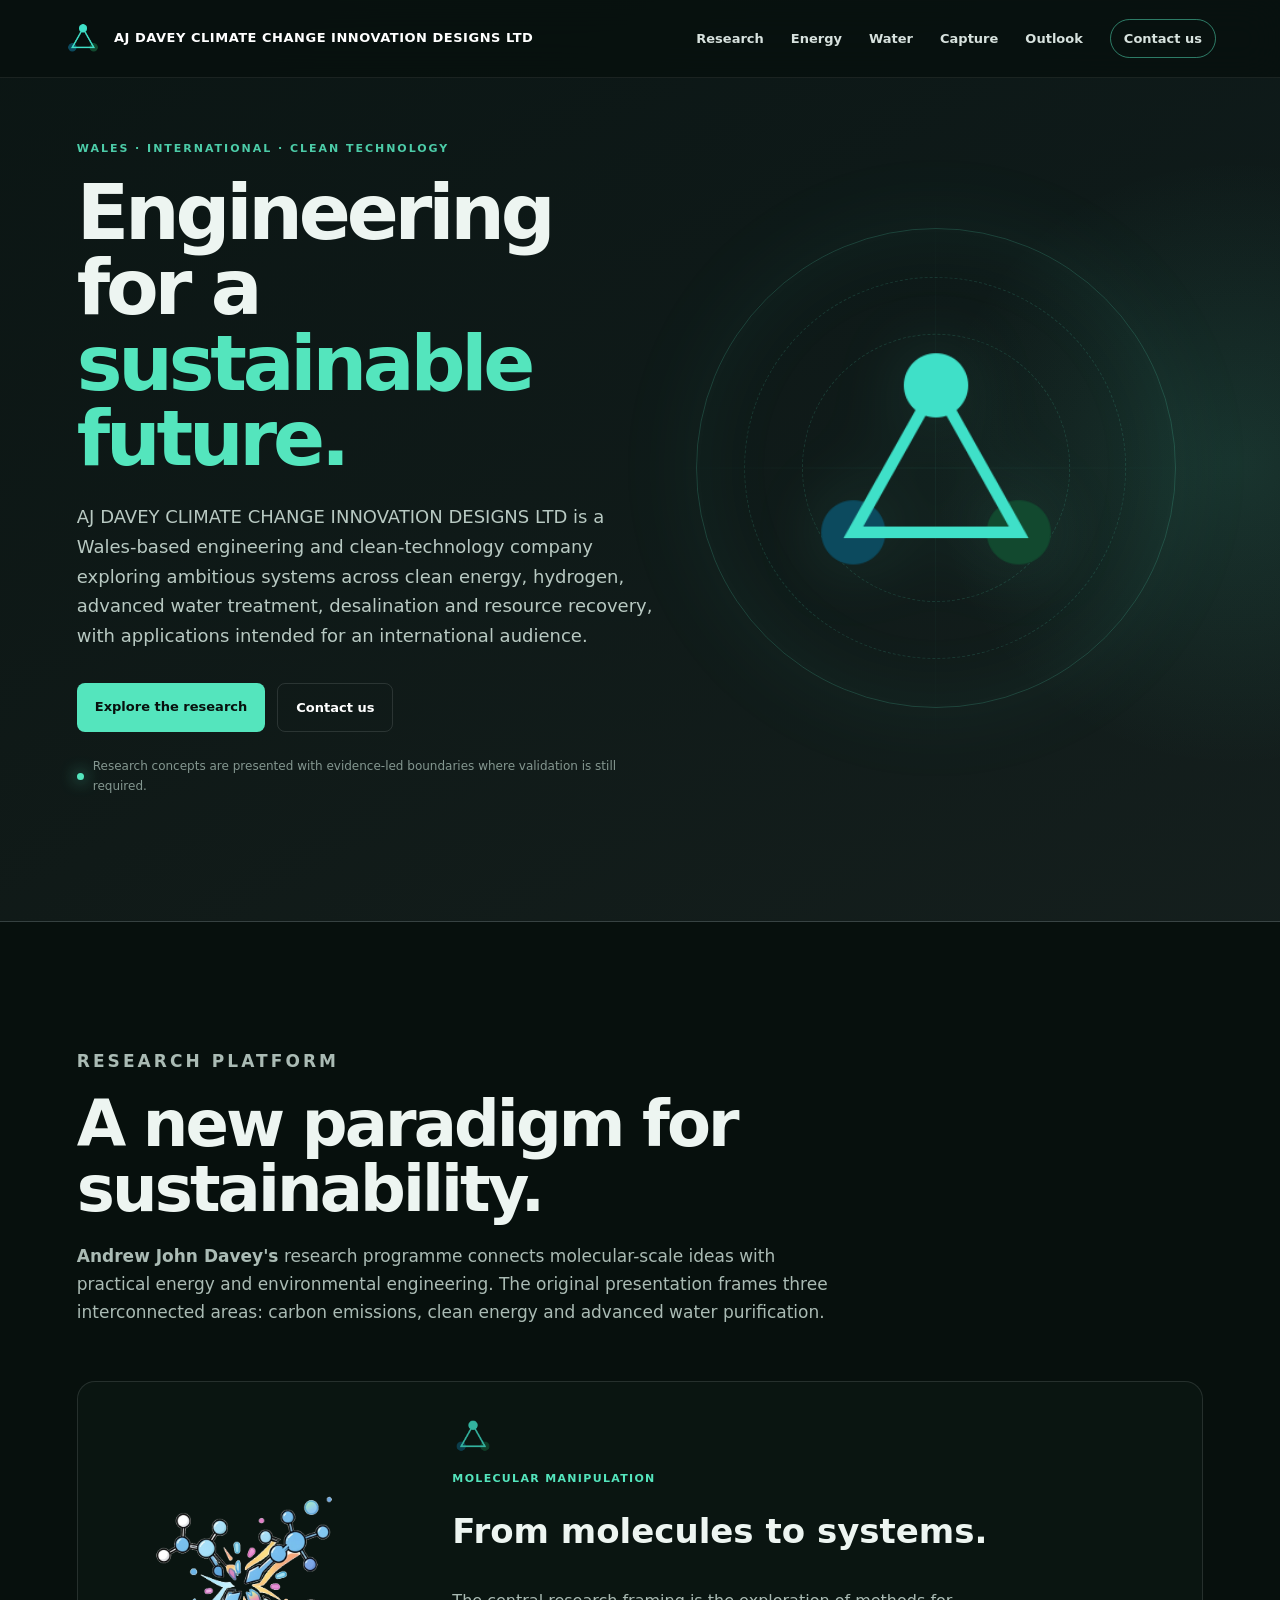
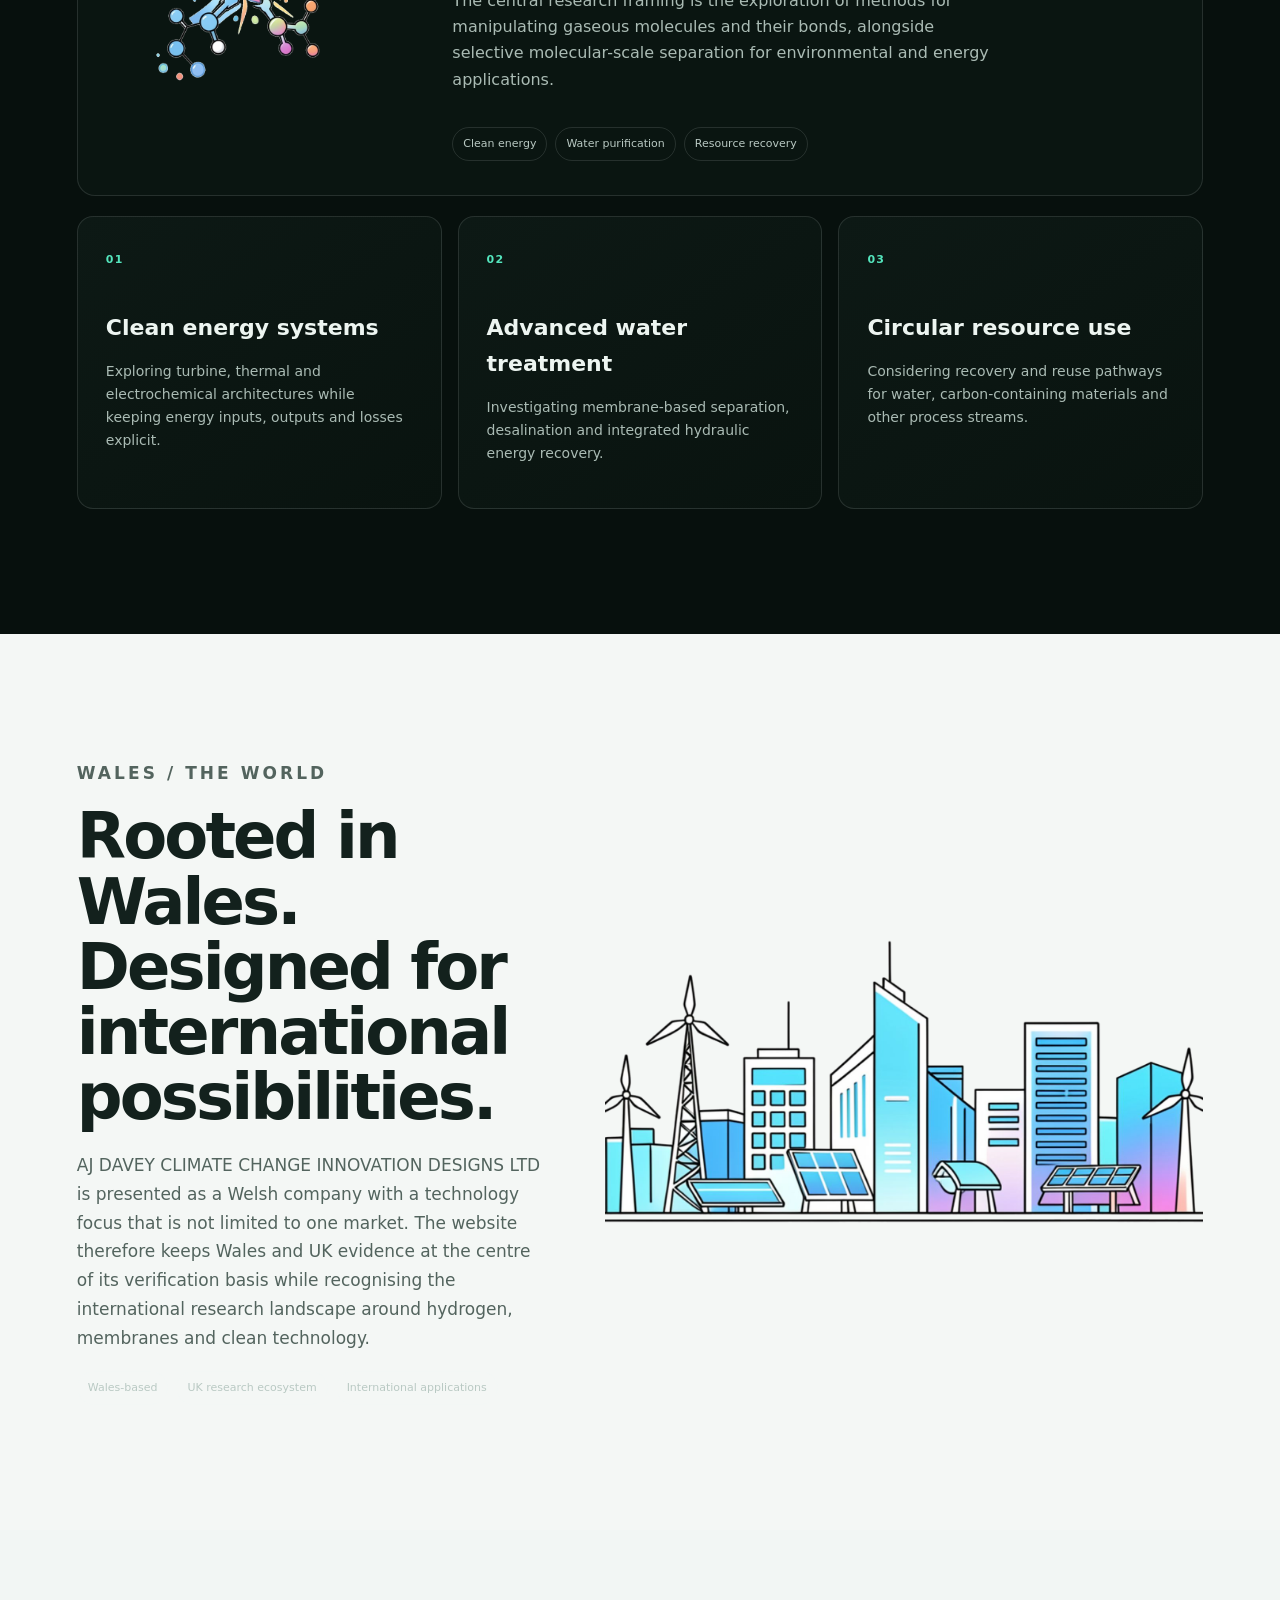
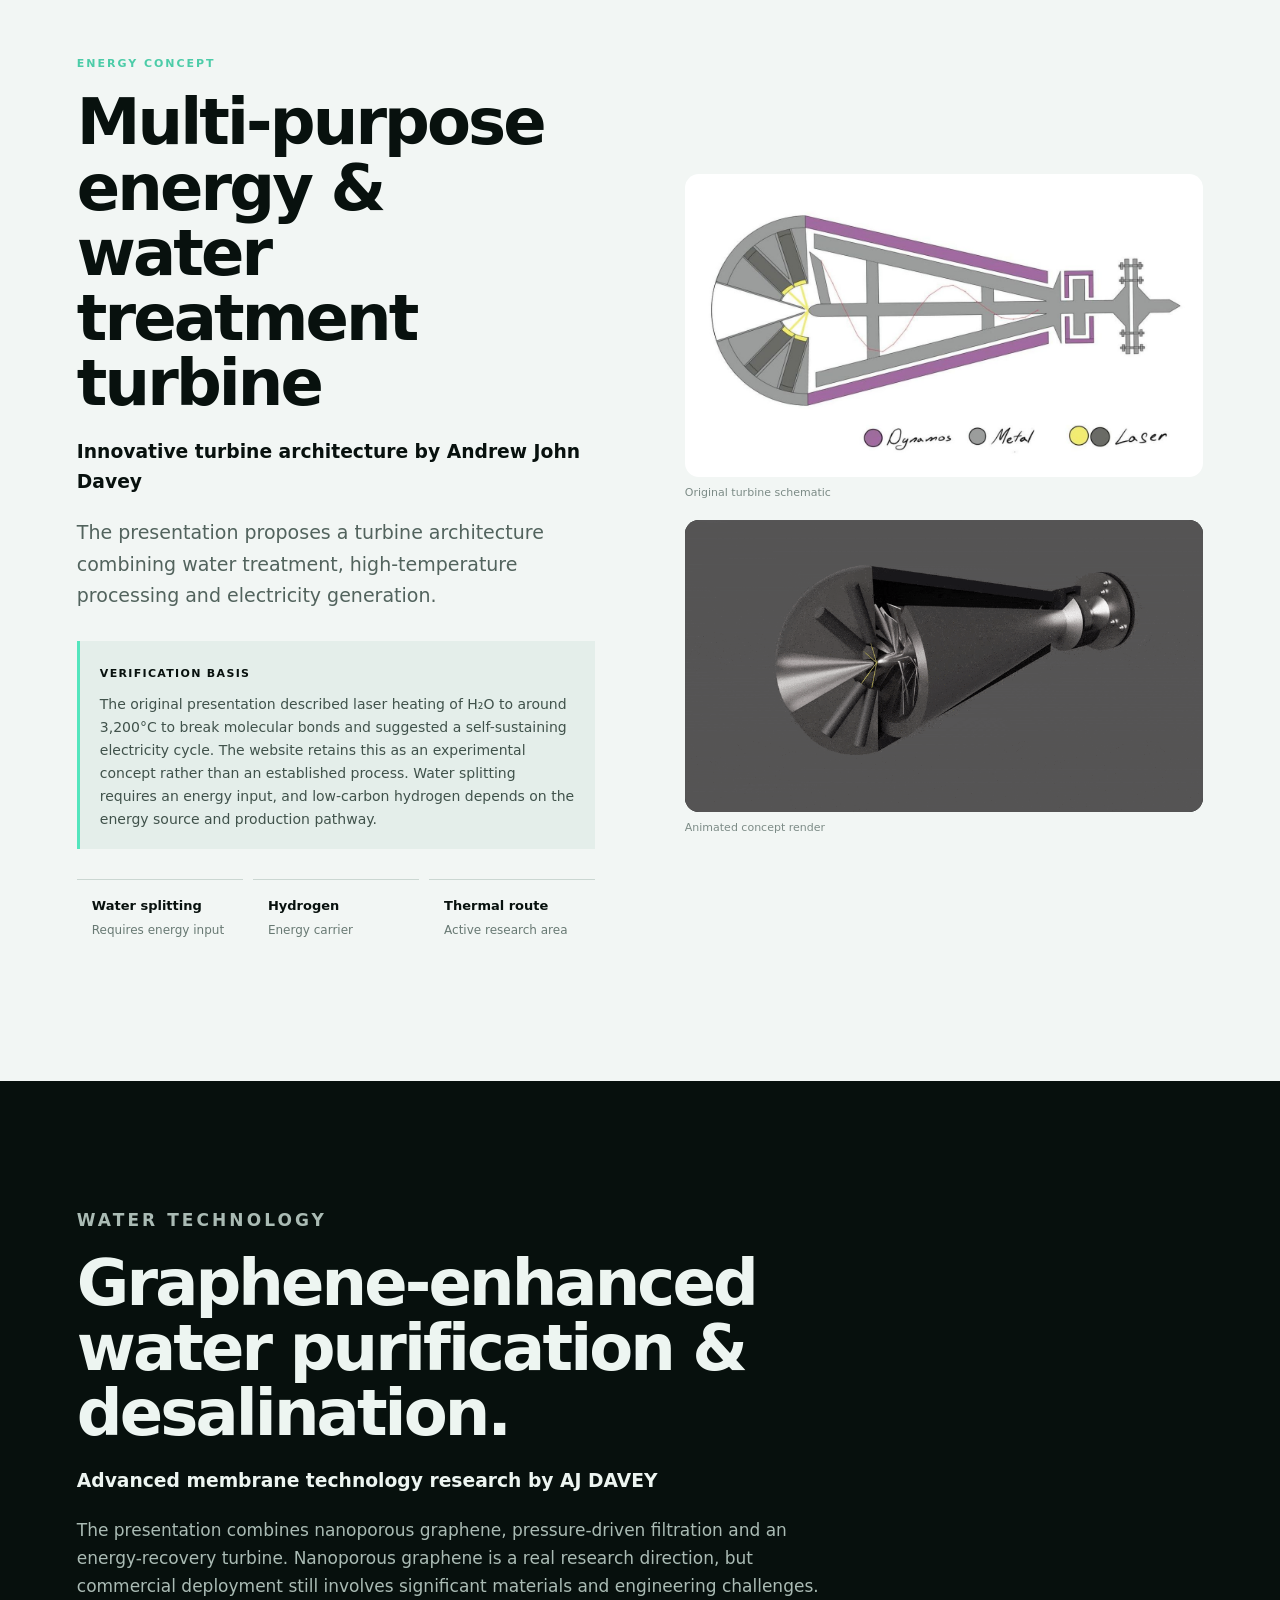
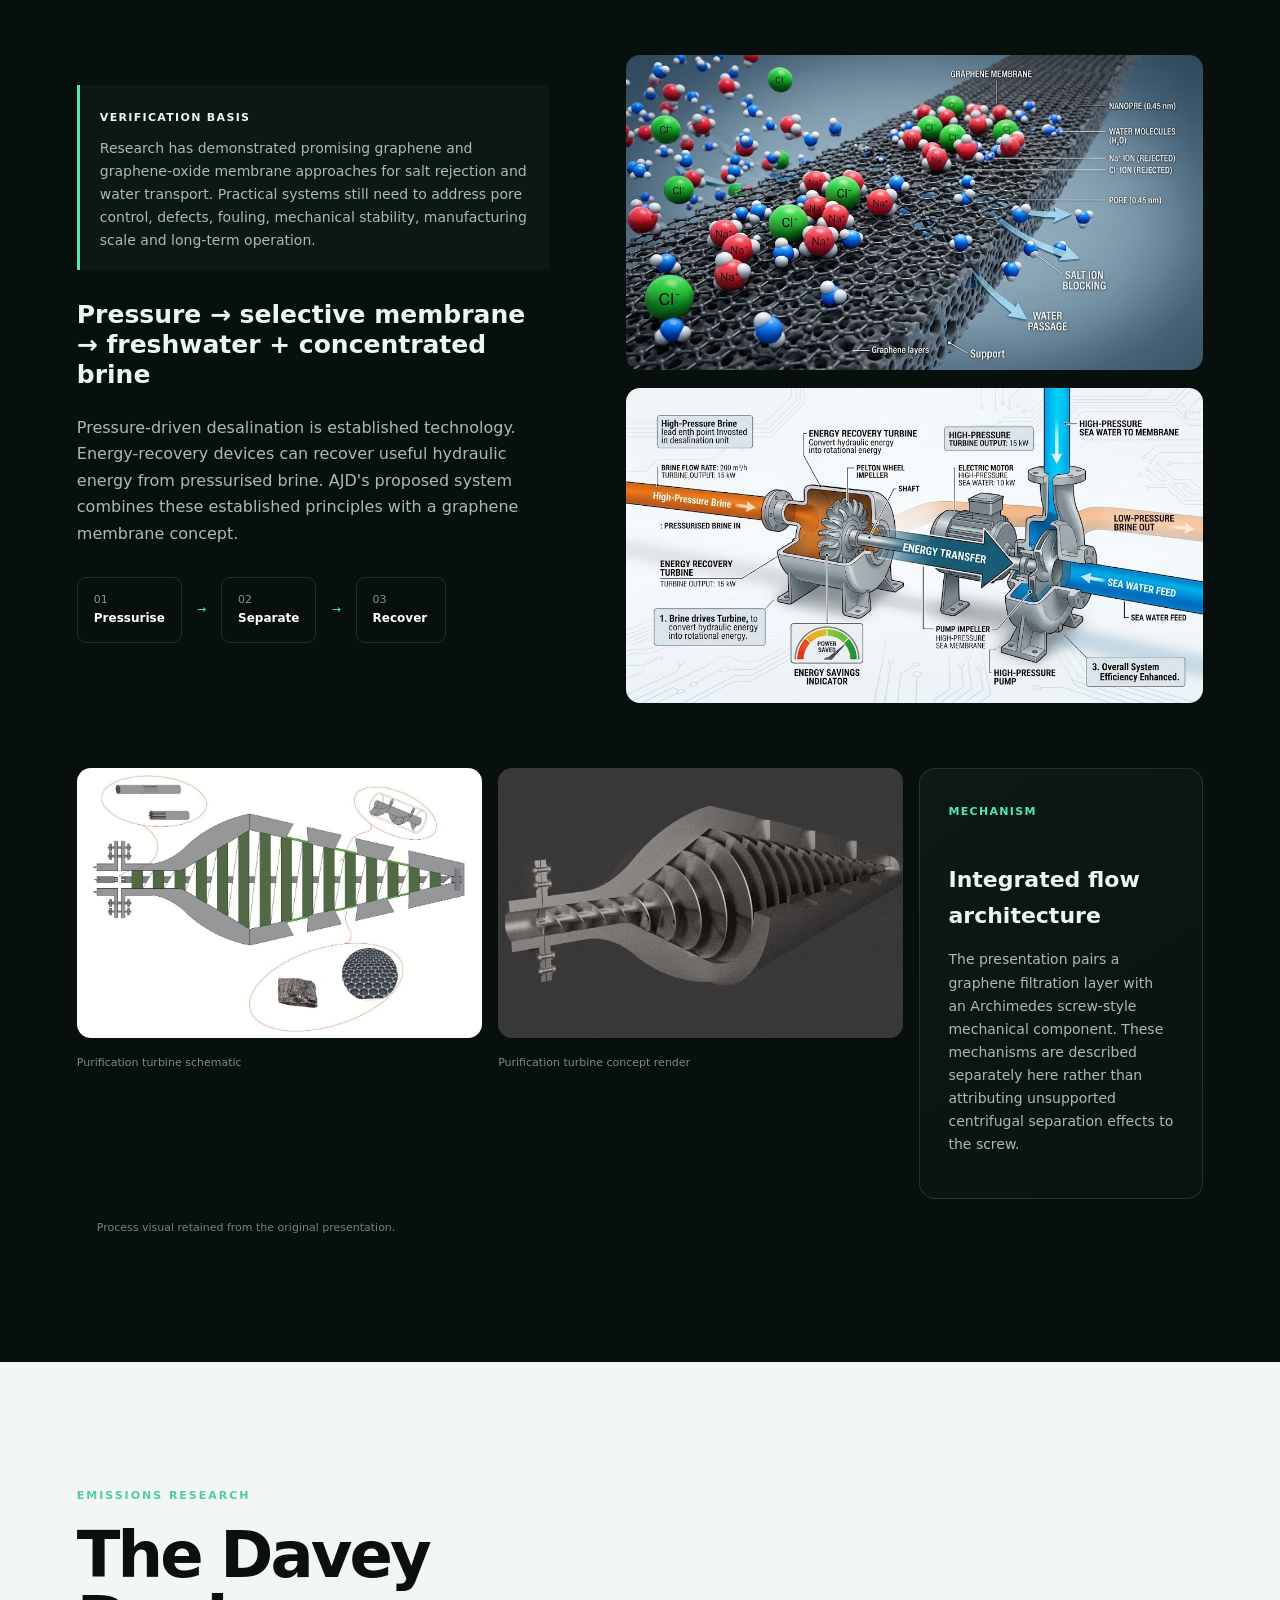
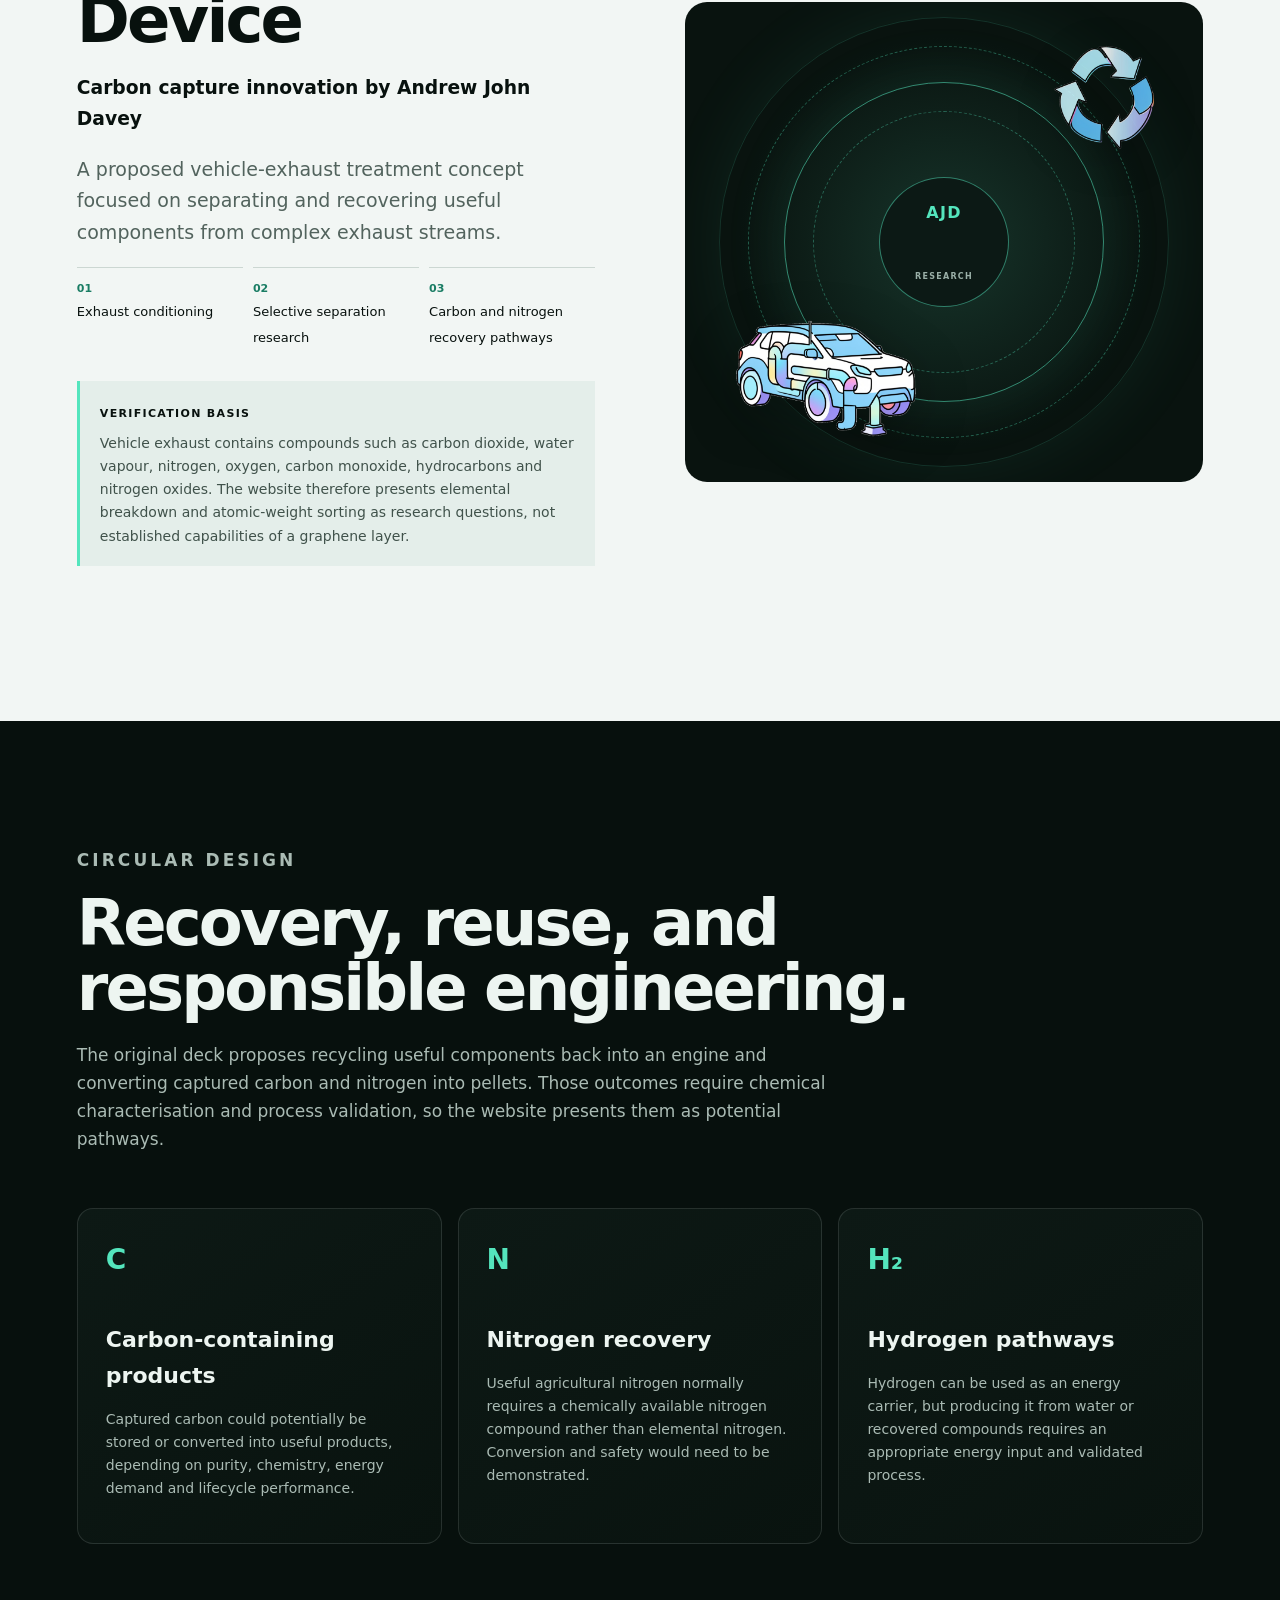
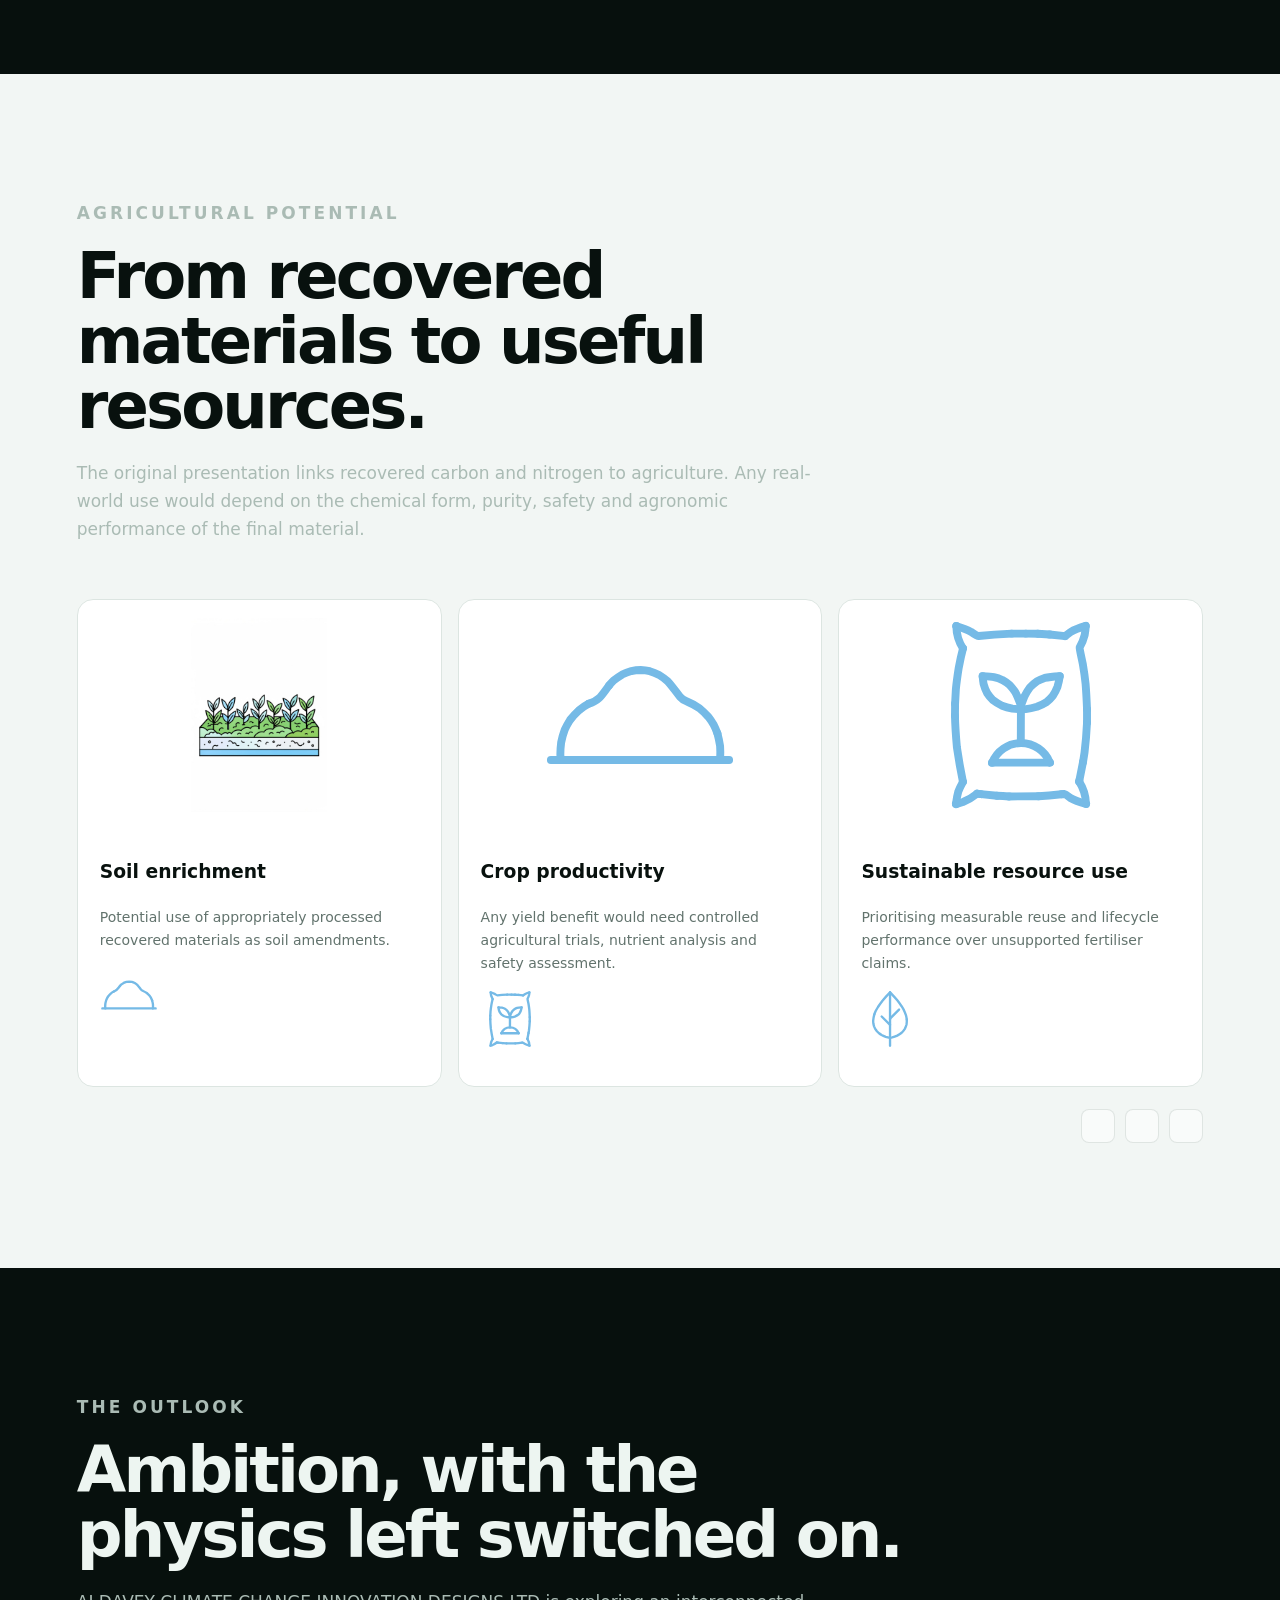
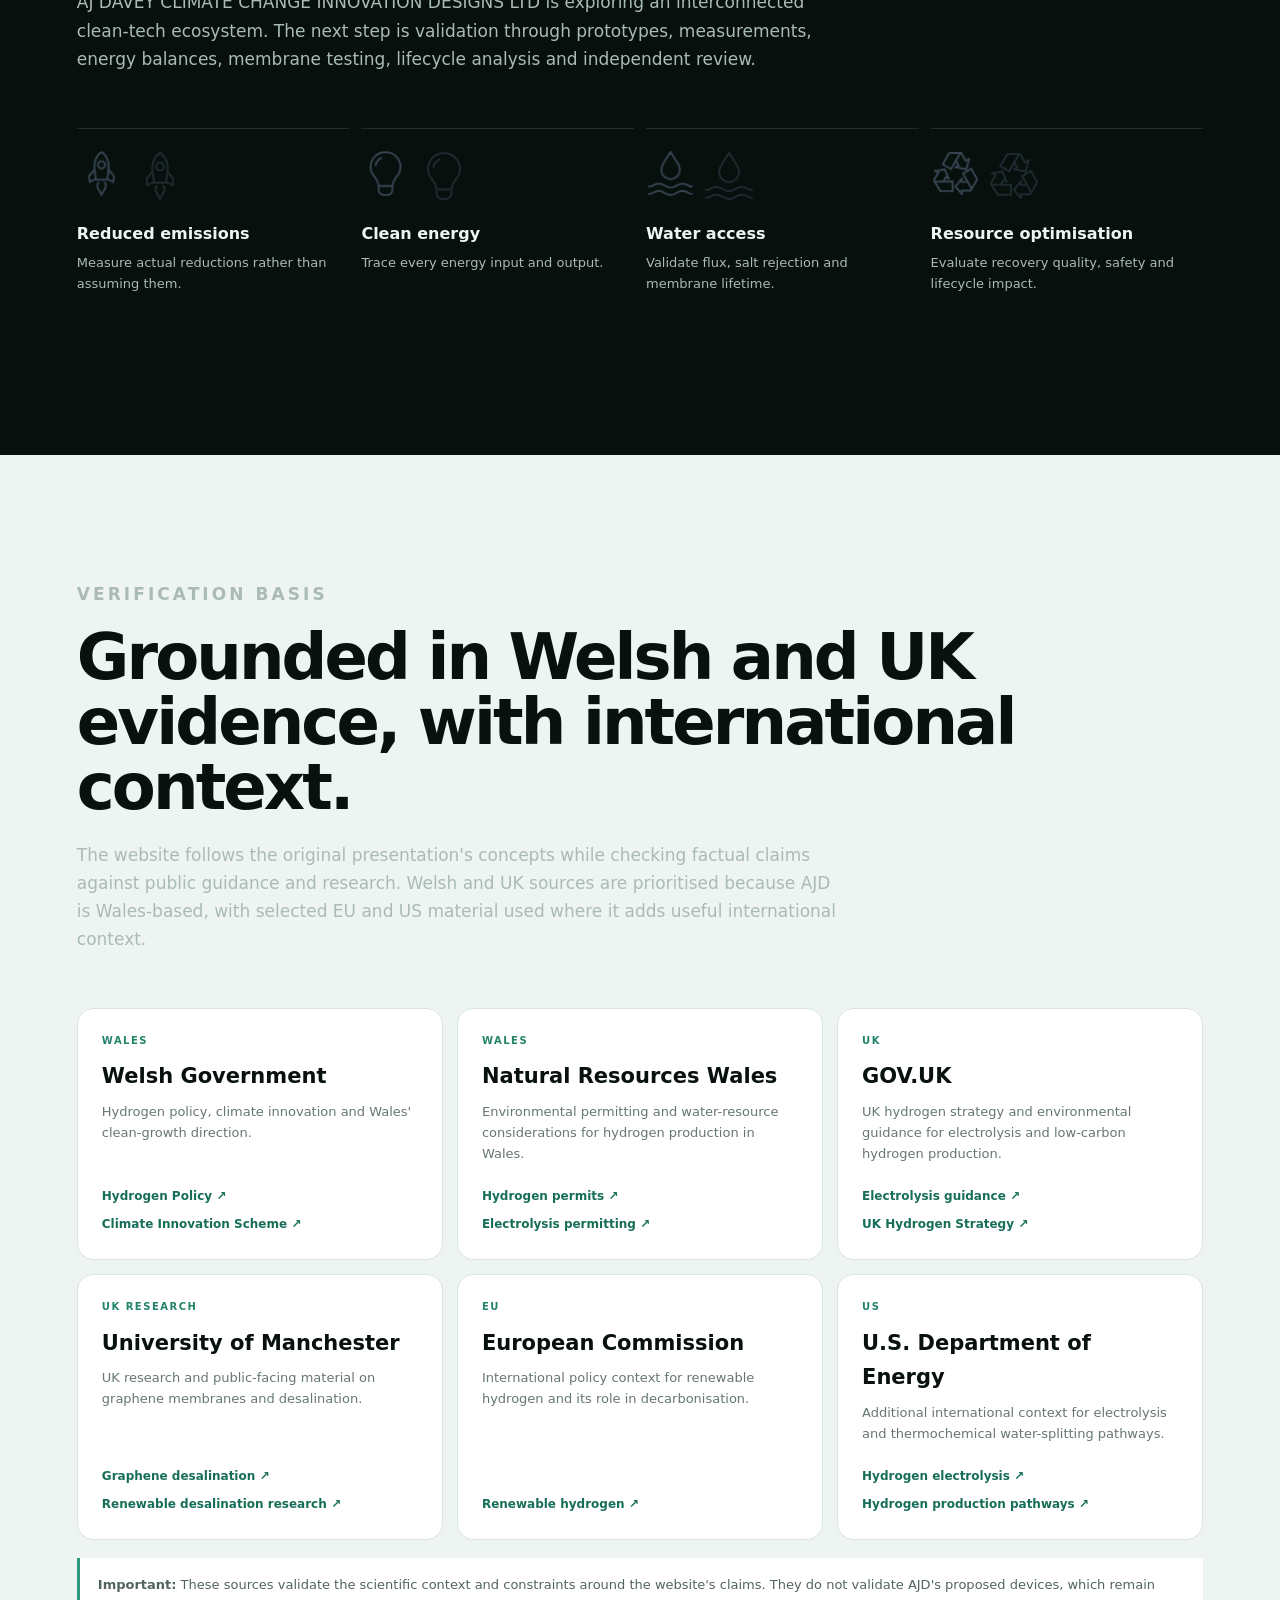
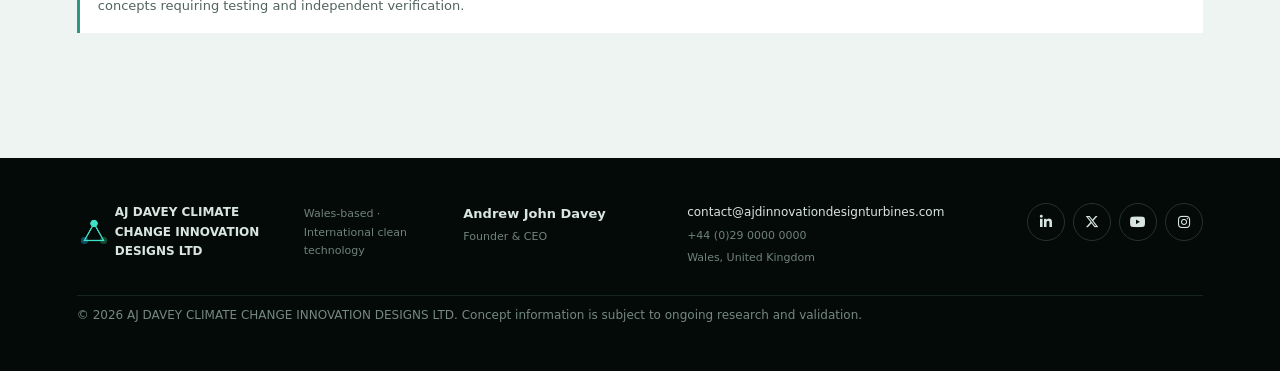
<file: index.html>
<!doctype html>
<html lang="en-GB">
<head>
  <meta charset="utf-8">
  <meta name="viewport" content="width=device-width, initial-scale=1">
  <title>Andrew John Davey | AJ DAVEY CLIMATE CHANGE INNOVATION DESIGNS LTD | Clean Energy Wales</title>
  <meta name="description" content="Andrew John Davey, Founder & CEO of AJ DAVEY CLIMATE CHANGE INNOVATION DESIGNS LTD - Wales-based engineering company developing turbines, hydrogen systems, graphene membrane water purification, carbon capture, and clean energy solutions for international applications.">
  <meta name="keywords" content="Andrew John Davey, AJ DAVEY CLIMATE CHANGE INNOVATION DESIGNS LTD, Andrew Davey CEO, Wales engineering, Welsh clean technology, turbine design, clean energy Wales, hydrogen production, water purification technology, desalination systems, graphene membranes, carbon capture technology, Davey Device, resource recovery, sustainable engineering Wales, international clean technology, climate change innovation, renewable energy Wales, water treatment Wales">
  <meta name="author" content="AJ DAVEY CLIMATE CHANGE INNOVATION DESIGNS LTD">
  <meta name="publisher" content="Andrew John Davey">
  <meta name="language" content="English">
  <meta name="revisit-after" content="7 days">
  <meta name="rating" content="general">
  <meta name="distribution" content="global">
  <meta name="target" content="all">
  <meta name="audience" content="all">
  <meta name="coverage" content="Worldwide">
  <meta name="classification" content="Clean Technology, Engineering, Renewable Energy, Climate Change, Water Purification, Carbon Capture">
  <link rel="author" href="https://YOUR-DOMAIN.example/contact.html">
  <meta name="robots" content="index, follow, max-image-preview:large, max-snippet:-1, max-video-preview:-1">
  <meta name="theme-color" content="#07100d">
  <meta name="application-name" content="AJ DAVEY CLIMATE CHANGE INNOVATION DESIGNS LTD">
  <meta name="geo.region" content="GB-WLS">
  <meta name="geo.placename" content="Wales">
  <meta name="geo.position" content="52.1307;-3.7837">
  <meta name="ICBM" content="52.1307, -3.7837">
  <meta property="business:contact_data:locality" content="Wales">
  <meta property="business:contact_data:country_name" content="United Kingdom">
  <link rel="icon" type="image/png" sizes="256x256" href="assets/ajd_logo.png">
  <link rel="shortcut icon" href="assets/ajd_logo.png">
  <link rel="apple-touch-icon" href="assets/ajd_logo.png">
  <link rel="author" type="text/plain" href="humans.txt">
  <link rel="preload" as="image" href="assets/ajd_logo.png">
  <link rel="preload" as="image" href="assets/image1.jpeg">
  <link rel="stylesheet" href="https://cdnjs.cloudflare.com/ajax/libs/font-awesome/6.5.2/css/all.min.css">
  <link rel="canonical" href="https://YOUR-DOMAIN.example/">

  <meta property="og:type" content="website">
  <meta property="og:site_name" content="AJ DAVEY CLIMATE CHANGE INNOVATION DESIGNS LTD">
  <meta property="og:locale" content="en_GB">
  <meta property="og:title" content="Andrew John Davey | AJ DAVEY CLIMATE CHANGE INNOVATION DESIGNS LTD | Clean Energy Wales">
  <meta property="og:description" content="Andrew John Davey, Founder & CEO - Wales-based engineering and clean-technology research including turbines, hydrogen systems, graphene membrane water purification, and carbon capture solutions.">
  <meta property="og:url" content="https://YOUR-DOMAIN.example/">
  <meta property="og:image" content="https://YOUR-DOMAIN.example/assets/ajd_logo.png">
  <meta property="og:image:alt" content="AJ DAVEY CLIMATE CHANGE INNOVATION DESIGNS LTD logo - Andrew John Davey">
  <meta property="og:image:width" content="1200">
  <meta property="og:image:height" content="630">
  <meta name="twitter:card" content="summary_large_image">
  <meta name="twitter:title" content="Andrew John Davey | AJ DAVEY Climate Innovation">
  <meta name="twitter:description" content="Founder & CEO of AJ DAVEY CLIMATE CHANGE INNOVATION DESIGNS LTD - Wales-based clean energy, hydrogen, water purification, and carbon capture research.">
  <meta name="twitter:image" content="https://YOUR-DOMAIN.example/assets/ajd_logo.png">
  <meta name="twitter:creator" content="@AJDAVEY">
  <meta name="twitter:site" content="@AJDAVEY">

  <script type="application/ld+json">
  {
    "@context":"https://schema.org",
    "@graph":[
      {
        "@type":"Organization",
        "@id":"https://YOUR-DOMAIN.example/#organization",
        "name":"AJ DAVEY CLIMATE CHANGE INNOVATION DESIGNS LTD",
        "alternateName":"AJD Climate Innovation",
        "url":"https://YOUR-DOMAIN.example/",
        "description":"Wales-based engineering and clean-technology company developing research concepts across turbines, hydrogen production, water purification, graphene membranes, carbon capture and resource recovery for international applications.",
        "logo":{
          "@type":"ImageObject",
          "url":"https://YOUR-DOMAIN.example/assets/ajd_logo.png",
          "width":256,
          "height":256
        },
        "founder":{
          "@type":"Person",
          "@id":"https://YOUR-DOMAIN.example/#founder",
          "name":"Andrew John Davey",
          "jobTitle":"Founder and Chief Executive Officer",
          "worksFor":{
            "@id":"https://YOUR-DOMAIN.example/#organization"
          },
          "description":"Founder and CEO of AJ DAVEY CLIMATE CHANGE INNOVATION DESIGNS LTD, leading clean energy and water technology innovation in Wales"
        },
        "foundingDate":"2024",
        "foundingLocation":{
          "@type":"Place",
          "address":{
            "@type":"PostalAddress",
            "addressLocality":"Wales",
            "addressCountry":"GB"
          }
        },
        "areaServed":["International","United Kingdom","Wales","Europe","North America","Asia"],
        "address":{
          "@type":"PostalAddress",
          "addressLocality":"Wales",
          "addressRegion":"Wales",
          "addressCountry":"GB"
        },
        "contactPoint":{
          "@type":"ContactPoint",
          "telephone":"+44-29-0000-0000",
          "contactType":"Customer Service",
          "email":"contact@ajdinnovationdesignturbines.com",
          "areaServed":"Worldwide",
          "availableLanguage":"English"
        },
        "sameAs":[
          "https://example.com/ajd-linkedin",
          "https://example.com/ajd-x",
          "https://example.com/ajd-youtube",
          "https://example.com/ajd-instagram"
        ],
        "knowsAbout":[
          "Turbine design and engineering",
          "Clean energy systems",
          "Hydrogen production technology",
          "Water purification systems",
          "Desalination technology",
          "Graphene membranes",
          "Carbon capture and storage",
          "Resource recovery systems",
          "Sustainable engineering",
          "Climate change innovation",
          "Renewable energy",
          "Environmental technology"
        ],
        "keywords":"clean energy, hydrogen production, water purification, graphene membranes, carbon capture, sustainable engineering, Wales engineering, climate innovation"
      },
      {
        "@type":"Person",
        "@id":"https://YOUR-DOMAIN.example/#founder",
        "name":"Andrew John Davey",
        "alternateName":"Andrew Davey",
        "jobTitle":"Founder and Chief Executive Officer",
        "worksFor":{
          "@id":"https://YOUR-DOMAIN.example/#organization"
        },
        "description":"Andrew John Davey is the Founder and CEO of AJ DAVEY CLIMATE CHANGE INNOVATION DESIGNS LTD, a Wales-based clean technology and engineering company focused on sustainable energy, water purification, and carbon capture innovation.",
        "knowsAbout":[
          "Clean energy engineering",
          "Hydrogen technology",
          "Water purification systems",
          "Carbon capture technology",
          "Sustainable innovation",
          "Climate change solutions"
        ]
      },
      {
        "@type":"WebSite",
        "@id":"https://YOUR-DOMAIN.example/#website",
        "url":"https://YOUR-DOMAIN.example/",
        "name":"AJ DAVEY CLIMATE CHANGE INNOVATION DESIGNS LTD",
        "description":"Wales-based clean technology and engineering company founded by Andrew John Davey",
        "publisher":{
          "@id":"https://YOUR-DOMAIN.example/#organization"
        },
        "inLanguage":"en-GB"
      },
      {
        "@type":"WebPage",
        "@id":"https://YOUR-DOMAIN.example/#webpage",
        "url":"https://YOUR-DOMAIN.example/",
        "name":"Andrew John Davey | AJ DAVEY CLIMATE CHANGE INNOVATION DESIGNS LTD",
        "isPartOf":{
          "@id":"https://YOUR-DOMAIN.example/#website"
        },
        "about":{
          "@id":"https://YOUR-DOMAIN.example/#organization"
        },
        "description":"Andrew John Davey, Founder & CEO of AJ DAVEY CLIMATE CHANGE INNOVATION DESIGNS LTD - Wales-based engineering company developing turbines, hydrogen systems, water purification, and carbon capture technology.",
        "inLanguage":"en-GB"
      },
      {
        "@type":"ResearchProject",
        "name":"Multi-purpose Energy & Water Treatment Turbine",
        "description":"Turbine architecture combining water treatment, high-temperature processing and electricity generation",
        "keywords":"turbine design, water splitting, hydrogen production, clean energy",
        "author":{
          "@id":"https://YOUR-DOMAIN.example/#organization"
        }
      },
      {
        "@type":"ResearchProject",
        "name":"Graphene-enhanced Water Purification & Desalination",
        "description":"Nanoporous graphene membrane system for pressure-driven water filtration and desalination with energy recovery",
        "keywords":"graphene membranes, water purification, desalination, nanoporous materials",
        "author":{
          "@id":"https://YOUR-DOMAIN.example/#organization"
        }
      },
      {
        "@type":"ResearchProject",
        "name":"The Davey Device",
        "description":"Vehicle exhaust treatment concept for separating and recovering carbon, nitrogen and other useful components from exhaust streams",
        "keywords":"carbon capture, emissions reduction, resource recovery, exhaust treatment",
        "author":{
          "@id":"https://YOUR-DOMAIN.example/#organization"
        }
      }
    ]
  }
  </script>
  <script type="application/ld+json">
  {
    "@context":"https://schema.org",
    "@type":"BreadcrumbList",
    "itemListElement":[
      {
        "@type":"ListItem",
        "position":1,
        "name":"Home",
        "item":"https://YOUR-DOMAIN.example/"
      },
      {
        "@type":"ListItem",
        "position":2,
        "name":"Research Platform",
        "item":"https://YOUR-DOMAIN.example/#research"
      },
      {
        "@type":"ListItem",
        "position":3,
        "name":"Energy Systems",
        "item":"https://YOUR-DOMAIN.example/#energy"
      },
      {
        "@type":"ListItem",
        "position":4,
        "name":"Water Technology",
        "item":"https://YOUR-DOMAIN.example/#water"
      },
      {
        "@type":"ListItem",
        "position":5,
        "name":"Carbon Capture",
        "item":"https://YOUR-DOMAIN.example/#capture"
      },
      {
        "@type":"ListItem",
        "position":6,
        "name":"Contact",
        "item":"https://YOUR-DOMAIN.example/contact.html"
      }
    ]
  }
  </script>
  <script type="application/ld+json">
  {
    "@context":"https://schema.org",
    "@type":"FAQPage",
    "mainEntity":[
      {
        "@type":"Question",
        "name":"Who is Andrew John Davey?",
        "acceptedAnswer":{
          "@type":"Answer",
          "text":"Andrew John Davey is the Founder and Chief Executive Officer of AJ DAVEY CLIMATE CHANGE INNOVATION DESIGNS LTD, a Wales-based clean technology and engineering company focused on sustainable energy, water purification, hydrogen production, and carbon capture innovation."
        }
      },
      {
        "@type":"Question",
        "name":"What is AJ DAVEY CLIMATE CHANGE INNOVATION DESIGNS LTD?",
        "acceptedAnswer":{
          "@type":"Answer",
          "text":"AJ DAVEY CLIMATE CHANGE INNOVATION DESIGNS LTD is a Wales-based engineering and clean-technology company developing research concepts across turbines, hydrogen production, water purification using graphene membranes, carbon capture through the Davey Device, and resource recovery for international applications."
        }
      },
      {
        "@type":"Question",
        "name":"What is the Davey Device?",
        "acceptedAnswer":{
          "@type":"Answer",
          "text":"The Davey Device is a proposed vehicle-exhaust treatment concept developed by Andrew John Davey, focused on separating and recovering useful components such as carbon and nitrogen from complex exhaust streams for potential reuse and resource recovery."
        }
      },
      {
        "@type":"Question",
        "name":"What research does AJ DAVEY conduct?",
        "acceptedAnswer":{
          "@type":"Answer",
          "text":"AJ DAVEY conducts research in clean energy systems including turbine design, hydrogen production technology, graphene-enhanced water purification and desalination, carbon capture and emissions reduction, and circular resource recovery systems."
        }
      },
      {
        "@type":"Question",
        "name":"Where is AJ DAVEY CLIMATE CHANGE INNOVATION DESIGNS LTD based?",
        "acceptedAnswer":{
          "@type":"Answer",
          "text":"AJ DAVEY CLIMATE CHANGE INNOVATION DESIGNS LTD is based in Wales, United Kingdom, with an international outlook and applications intended for global markets including Europe, North America, and Asia."
        }
      },
      {
        "@type":"Question",
        "name":"How can I contact Andrew John Davey?",
        "acceptedAnswer":{
          "@type":"Answer",
          "text":"You can contact Andrew John Davey and AJ DAVEY CLIMATE CHANGE INNOVATION DESIGNS LTD via email at contact@ajdinnovationdesignturbines.com or by telephone at +44 (0)29 0000 0000. A contact form is also available on the website."
        }
      }
    ]
  }
  </script>
  <link rel="stylesheet" href="styles.css">
</head>
<body>
  <div class="progress" id="progress"></div>
  <header class="site-header">
    <a class="brand" href="#top" aria-label="AJ DAVEY CLIMATE CHANGE INNOVATION DESIGNS LTD home">
      <img src="assets/ajd_logo.png" alt="AJ DAVEY CLIMATE CHANGE INNOVATION DESIGNS LTD logo">
      <span>AJ DAVEY CLIMATE CHANGE INNOVATION DESIGNS LTD<br><small></small></span>
    </a>
    <button class="menu" aria-label="Open navigation" aria-expanded="false">Menu</button>
    <nav id="nav">
      <a href="#research">Research</a>
      <a href="#energy">Energy</a>
      <a href="#water">Water</a>
      <a href="#capture">Capture</a>
      <a href="#future">Outlook</a>
      <a class="nav-cta" href="contact.html">Contact us</a>
    </nav>
  </header>

  <main id="top">
    <section class="hero section-pad">
      <div class="hero-copy reveal">
        <p class="eyebrow">WALES · INTERNATIONAL · CLEAN TECHNOLOGY</p>
        <h1>Engineering for a <em>sustainable future.</em></h1>
        <h2 class="visually-hidden">Andrew John Davey - Founder & CEO</h2>
        <p class="lede">AJ DAVEY CLIMATE CHANGE INNOVATION DESIGNS LTD is a Wales-based engineering and clean-technology company exploring ambitious systems across clean energy, hydrogen, advanced water treatment, desalination and resource recovery, with applications intended for an international audience.</p>
        <div class="hero-actions">
          <a class="button primary" href="#research">Explore the research</a>
          <a class="button secondary" href="contact.html">Contact us</a>
        </div>
        <div class="hero-note"><span></span> Research concepts are presented with evidence-led boundaries where validation is still required.</div>
      </div>
      <div class="hero-art reveal">
        <div class="orb"></div>
        <img src="assets/ajd_logo.png" alt="AJ DAVEY CLIMATE CHANGE INNOVATION DESIGNS LTD" class="hero-logo">
        <div class="hero-grid"></div>
      </div>
    </section>

    <section id="research" class="section-pad dark-section research-section">
      <div class="section-heading reveal">
        <p class="eyebrow">RESEARCH PLATFORM</p>
        <h2 id="research-heading">A new paradigm for sustainability.</h2>
        <p><strong>Andrew John Davey's</strong> research programme connects molecular-scale ideas with practical energy and environmental engineering. The original presentation frames three interconnected areas: carbon emissions, clean energy and advanced water purification.</p>
      </div>
      <div class="research-feature reveal">
        <div class="research-image"><img src="assets/image5-transparent.png" alt="Molecular structures representing AJD's molecular manipulation research theme"></div>
        <div class="research-copy"><div class="research-mark"><img src="assets/image3.png" alt="AJD research mark"></div><span class="card-number">MOLECULAR MANIPULATION</span><h3>From molecules to systems.</h3><p>The central research framing is the exploration of methods for manipulating gaseous molecules and their bonds, alongside selective molecular-scale separation for environmental and energy applications.</p><div class="tag-row"><span>Clean energy</span><span>Water purification</span><span>Resource recovery</span></div></div>
      </div>
      <div class="three-grid">
        <article class="feature-card reveal" itemscope itemtype="https://schema.org/ResearchProject"><span class="card-number">01</span><h3 itemprop="name">Clean energy systems</h3><p itemprop="description">Exploring turbine, thermal and electrochemical architectures while keeping energy inputs, outputs and losses explicit.</p><meta itemprop="author" content="Andrew John Davey"><meta itemprop="keywords" content="clean energy, turbine design, hydrogen production, renewable energy Wales"></article>
        <article class="feature-card reveal" itemscope itemtype="https://schema.org/ResearchProject"><span class="card-number">02</span><h3 itemprop="name">Advanced water treatment</h3><p itemprop="description">Investigating membrane-based separation, desalination and integrated hydraulic energy recovery.</p><meta itemprop="author" content="Andrew John Davey"><meta itemprop="keywords" content="water purification, desalination, graphene membranes, water treatment Wales"></article>
        <article class="feature-card reveal" itemscope itemtype="https://schema.org/ResearchProject"><span class="card-number">03</span><h3 itemprop="name">Circular resource use</h3><p itemprop="description">Considering recovery and reuse pathways for water, carbon-containing materials and other process streams.</p><meta itemprop="author" content="Andrew John Davey"><meta itemprop="keywords" content="resource recovery, circular economy, carbon capture, sustainable engineering"></article>
      </div>
    </section>

    <section class="section-pad global-section">
      <div class="global-copy reveal">
        <p class="eyebrow">WALES / THE WORLD</p>
        <h2>Rooted in Wales. Designed for international possibilities.</h2>
        <p>AJ DAVEY CLIMATE CHANGE INNOVATION DESIGNS LTD is presented as a Welsh company with a technology focus that is not limited to one market. The website therefore keeps Wales and UK evidence at the centre of its verification basis while recognising the international research landscape around hydrogen, membranes and clean technology.</p>
        <div class="global-pills"><span>Wales-based</span><span>UK research ecosystem</span><span>International applications</span></div>
      </div>
      <div class="global-visual reveal"><img src="assets/image4-transparent.png" alt="Stylised city and infrastructure illustration from the original presentation"></div>
    </section>

    <section id="energy" class="section-pad project-section">
      <article class="project-copy reveal">
        <p class="eyebrow">ENERGY CONCEPT</p>
        <h2 id="energy-turbine">Multi-purpose energy &amp; water treatment turbine</h2>
        <h3>Innovative turbine architecture by Andrew John Davey</h3>
        <p class="project-intro">The presentation proposes a turbine architecture combining water treatment, high-temperature processing and electricity generation.</p>
        <div class="fact-box"><strong>Verification basis</strong><p>The original presentation described laser heating of H₂O to around 3,200°C to break molecular bonds and suggested a self-sustaining electricity cycle. The website retains this as an experimental concept rather than an established process. Water splitting requires an energy input, and low-carbon hydrogen depends on the energy source and production pathway.</p></div>
        <div class="mini-specs"><div><b>Water splitting</b><span>Requires energy input</span></div><div><b>Hydrogen</b><span>Energy carrier</span></div><div><b>Thermal route</b><span>Active research area</span></div></div>
      </article>
      <div class="visual-stack reveal">
        <figure><img src="assets/image6.jpeg" alt="Original AJD multi-purpose turbine schematic"><figcaption>Original turbine schematic</figcaption></figure>
        <figure><img src="assets/image7.gif" alt="Animated AJD turbine concept render"><figcaption>Animated concept render</figcaption></figure>
      </div>
    </section>

    <section id="water" class="section-pad dark-section water-section">
      <div class="section-heading reveal">
        <p class="eyebrow">WATER TECHNOLOGY</p>
        <h2 id="water-purification">Graphene-enhanced water purification &amp; desalination.</h2>
        <h3>Advanced membrane technology research by AJ DAVEY</h3>
        <p>The presentation combines nanoporous graphene, pressure-driven filtration and an energy-recovery turbine. Nanoporous graphene is a real research direction, but commercial deployment still involves significant materials and engineering challenges.</p>
      </div>
      <div class="water-layout">
        <div class="water-copy reveal">
          <div class="fact-box dark"><strong>Verification basis</strong><p>Research has demonstrated promising graphene and graphene-oxide membrane approaches for salt rejection and water transport. Practical systems still need to address pore control, defects, fouling, mechanical stability, manufacturing scale and long-term operation.</p></div>
          <h3>Pressure → selective membrane → freshwater + concentrated brine</h3>
          <p>Pressure-driven desalination is established technology. Energy-recovery devices can recover useful hydraulic energy from pressurised brine. AJD's proposed system combines these established principles with a graphene membrane concept.</p>
          <div class="process"><span>01<br><b>Pressurise</b></span><i>→</i><span>02<br><b>Separate</b></span><i>→</i><span>03<br><b>Recover</b></span></div>
        </div>
        <div class="water-visuals reveal">
          <img src="assets/image10.png" alt="Graphene membrane molecular filtration visual from the original presentation">
          <img src="assets/image8.png" alt="Pressure and energy recovery turbine diagram from the original presentation">
        </div>
      </div>
      <div class="turbine-row reveal">
        <figure><img src="assets/image11.jpeg" alt="AJD purification turbine schematic"><figcaption>Purification turbine schematic</figcaption></figure>
        <figure><img src="assets/image12.gif" alt="AJD purification turbine animated render"><figcaption>Purification turbine concept render</figcaption></figure>
        <div class="feature-card"><span class="card-number">MECHANISM</span><h3>Integrated flow architecture</h3><p>The presentation pairs a graphene filtration layer with an Archimedes screw-style mechanical component. These mechanisms are described separately here rather than attributing unsupported centrifugal separation effects to the screw.</p></div>
      </div>
      <div class="water-detail reveal"><img src="assets/image9.png" alt="Process marker from the original presentation" class="micro-visual"><span>Process visual retained from the original presentation.</span></div>
    </section>

    <section id="capture" class="section-pad project-section capture-section">
      <article class="project-copy reveal">
        <p class="eyebrow">EMISSIONS RESEARCH</p>
        <h2 id="davey-device">The Davey Device</h2>
        <h3>Carbon capture innovation by Andrew John Davey</h3>
        <p class="project-intro">A proposed vehicle-exhaust treatment concept focused on separating and recovering useful components from complex exhaust streams.</p>
        <div class="capture-points"><div><b>01</b><span>Exhaust conditioning</span></div><div><b>02</b><span>Selective separation research</span></div><div><b>03</b><span>Carbon and nitrogen recovery pathways</span></div></div>
        <div class="fact-box"><strong>Verification basis</strong><p>Vehicle exhaust contains compounds such as carbon dioxide, water vapour, nitrogen, oxygen, carbon monoxide, hydrocarbons and nitrogen oxides. The website therefore presents elemental breakdown and atomic-weight sorting as research questions, not established capabilities of a graphene layer.</p></div>
      </article>
      <div class="capture-art reveal">
        <img src="assets/image13-transparent.png" alt="Vehicle illustration from the original presentation" class="capture-car">
        <img src="assets/image14-transparent.png" alt="Circular reuse illustration from the original presentation" class="capture-recycle">
        <div class="ring"></div><div class="ring r2"></div><div class="center-node">AJD<br><small>RESEARCH</small></div>
      </div>
    </section>

    <section class="section-pad dark-section circular-section">
      <div class="section-heading reveal"><p class="eyebrow">CIRCULAR DESIGN</p><h2>Recovery, reuse, and responsible engineering.</h2><p>The original deck proposes recycling useful components back into an engine and converting captured carbon and nitrogen into pellets. Those outcomes require chemical characterisation and process validation, so the website presents them as potential pathways.</p></div>
      <div class="circular-grid">
        <article class="feature-card reveal"><div class="icon">C</div><h3>Carbon-containing products</h3><p>Captured carbon could potentially be stored or converted into useful products, depending on purity, chemistry, energy demand and lifecycle performance.</p></article>
        <article class="feature-card reveal"><div class="icon">N</div><h3>Nitrogen recovery</h3><p>Useful agricultural nitrogen normally requires a chemically available nitrogen compound rather than elemental nitrogen. Conversion and safety would need to be demonstrated.</p></article>
        <article class="feature-card reveal"><div class="icon">H₂</div><h3>Hydrogen pathways</h3><p>Hydrogen can be used as an energy carrier, but producing it from water or recovered compounds requires an appropriate energy input and validated process.</p></article>
      </div>
    </section>

    <section class="section-pad agriculture-section">
      <div class="section-heading reveal"><p class="eyebrow">AGRICULTURAL POTENTIAL</p><h2>From recovered materials to useful resources.</h2><p>The original presentation links recovered carbon and nitrogen to agriculture. Any real-world use would depend on the chemical form, purity, safety and agronomic performance of the final material.</p></div>
      <div class="ag-grid">
        <article class="ag-card reveal"><img class="soil-image" src="assets/image15.jpeg" alt="Crop and soil illustration from the original presentation"><h3>Soil enrichment</h3><p>Potential use of appropriately processed recovered materials as soil amendments.</p><img class="ag-icon" src="assets/image17.svg" alt="Soil and plant research icon"></article>
        <article class="ag-card reveal"><img src="assets/image17.svg" alt="Agricultural research icon"><h3>Crop productivity</h3><p>Any yield benefit would need controlled agricultural trials, nutrient analysis and safety assessment.</p><img class="ag-icon" src="assets/image19.svg" alt="Additional agricultural research icon"></article>
        <article class="ag-card reveal"><img src="assets/image19.svg" alt="Agricultural system icon"><h3>Sustainable resource use</h3><p>Prioritising measurable reuse and lifecycle performance over unsupported fertiliser claims.</p><img class="ag-icon" src="assets/image21.svg" alt="Resource reuse research icon"></article>
      </div>
      <div class="ag-markers reveal" aria-label="Supporting agricultural process markers">
        <span><img src="assets/image16.png" alt="Agricultural process marker"></span>
        <span><img src="assets/image18.png" alt="Agricultural process marker"></span>
        <span><img src="assets/image20.png" alt="Agricultural process marker"></span>
      </div>
    </section>

    <section id="future" class="section-pad dark-section future-section">
      <div class="section-heading reveal"><p class="eyebrow">THE OUTLOOK</p><h2>Ambition, with the physics left switched on.</h2><p>AJ DAVEY CLIMATE CHANGE INNOVATION DESIGNS LTD is exploring an interconnected clean-tech ecosystem. The next step is validation through prototypes, measurements, energy balances, membrane testing, lifecycle analysis and independent review.</p></div>
      <div class="future-grid">
        <div class="future-item reveal"><img src="assets/image22.png" alt="Rocket icon"><img class="future-icon-large" src="assets/image23.svg" alt="Rocket outline icon"><b>Reduced emissions</b><span>Measure actual reductions rather than assuming them.</span></div>
        <div class="future-item reveal"><img src="assets/image24.png" alt="Innovation lightbulb icon"><img class="future-icon-large" src="assets/image25.svg" alt="Lightbulb outline icon"><b>Clean energy</b><span>Trace every energy input and output.</span></div>
        <div class="future-item reveal"><img src="assets/image26.png" alt="Water icon"><img class="future-icon-large" src="assets/image27.svg" alt="Water outline icon"><b>Water access</b><span>Validate flux, salt rejection and membrane lifetime.</span></div>
        <div class="future-item reveal"><img src="assets/image28.png" alt="Circular economy icon"><img class="future-icon-large" src="assets/image29.svg" alt="Circular economy outline icon"><b>Resource optimisation</b><span>Evaluate recovery quality, safety and lifecycle impact.</span></div>
      </div>
    </section>

    <section class="section-pad verification-section">
      <div class="section-heading reveal"><p class="eyebrow">VERIFICATION BASIS</p><h2>Grounded in Welsh and UK evidence, with international context.</h2><p>The website follows the original presentation's concepts while checking factual claims against public guidance and research. Welsh and UK sources are prioritised because AJD is Wales-based, with selected EU and US material used where it adds useful international context.</p></div>
      <div class="source-grid">
        <article class="source-card reveal"><span>WALES</span><h3>Welsh Government</h3><p>Hydrogen policy, climate innovation and Wales' clean-growth direction.</p><a href="https://www.gov.wales/written-statement-hydrogen-policy" target="_blank" rel="noopener">Hydrogen Policy ↗</a><a href="https://www.gov.wales/climate-innovation-scheme" target="_blank" rel="noopener">Climate Innovation Scheme ↗</a></article>
        <article class="source-card reveal"><span>WALES</span><h3>Natural Resources Wales</h3><p>Environmental permitting and water-resource considerations for hydrogen production in Wales.</p><a href="https://naturalresources.wales/permits-and-permissions/installations/permits-required-for-hydrogen-production-facilities/?lang=en" target="_blank" rel="noopener">Hydrogen permits ↗</a><a href="https://naturalresources.wales/permits-and-permissions/installations/apply-for-a-permit-to-produce-hydrogen-by-electrolysis/" target="_blank" rel="noopener">Electrolysis permitting ↗</a></article>
        <article class="source-card reveal"><span>UK</span><h3>GOV.UK</h3><p>UK hydrogen strategy and environmental guidance for electrolysis and low-carbon hydrogen production.</p><a href="https://www.gov.uk/guidance/hydrogen-production-by-electrolysis-of-water-emerging-techniques" target="_blank" rel="noopener">Electrolysis guidance ↗</a><a href="https://www.gov.uk/government/publications/uk-hydrogen-strategy/uk-hydrogen-strategy-accessible-html-version" target="_blank" rel="noopener">UK Hydrogen Strategy ↗</a></article>
        <article class="source-card reveal"><span>UK RESEARCH</span><h3>University of Manchester</h3><p>UK research and public-facing material on graphene membranes and desalination.</p><a href="https://www.manchester.ac.uk/about/news/graphene-sieve-turns-seawater-into-drinking-water/" target="_blank" rel="noopener">Graphene desalination ↗</a><a href="https://www.manchester.ac.uk/about/news/advancing-renewable-energy-powered-solutions-for-water-desalination/" target="_blank" rel="noopener">Renewable desalination research ↗</a></article>
        <article class="source-card reveal"><span>EU</span><h3>European Commission</h3><p>International policy context for renewable hydrogen and its role in decarbonisation.</p><a href="https://energy.ec.europa.eu/topics/eus-energy-system/hydrogen/renewable-hydrogen_en" target="_blank" rel="noopener">Renewable hydrogen ↗</a></article>
        <article class="source-card reveal"><span>US</span><h3>U.S. Department of Energy</h3><p>Additional international context for electrolysis and thermochemical water-splitting pathways.</p><a href="https://www.energy.gov/cmei/fuels/hydrogen-production-electrolysis" target="_blank" rel="noopener">Hydrogen electrolysis ↗</a><a href="https://www.energy.gov/cmei/fuels/hydrogen-production-processes" target="_blank" rel="noopener">Hydrogen production pathways ↗</a></article>
      </div>
      <div class="verification-note reveal"><strong>Important:</strong> These sources validate the scientific context and constraints around the website's claims. They do not validate AJD's proposed devices, which remain concepts requiring testing and independent verification.</div>
    </section>
  </main>

  <footer>
    <div class="footer-brand"><img src="assets/ajd_logo.png" alt="AJD logo"><div><strong>AJ DAVEY CLIMATE CHANGE INNOVATION DESIGNS LTD</strong><span>Wales-based · International clean technology</span></div></div>
    <div class="footer-founder"><b>Andrew John Davey</b><span>Founder &amp; CEO</span></div>
    <div class="footer-contact"><a href="mailto:contact@ajdinnovationdesignturbines.com">contact@ajdinnovationdesignturbines.com</a><span>+44 (0)29 0000 0000</span><span>Wales, United Kingdom</span></div>
    <div class="socials">
      <a href="https://example.com/ajd-linkedin" target="_blank" rel="noopener" aria-label="AJD LinkedIn placeholder"><i class="fa-brands fa-linkedin-in" aria-hidden="true"></i></a>
      <a href="https://example.com/ajd-x" target="_blank" rel="noopener" aria-label="AJD X placeholder"><i class="fa-brands fa-x-twitter" aria-hidden="true"></i></a>
      <a href="https://example.com/ajd-youtube" target="_blank" rel="noopener" aria-label="AJD YouTube placeholder"><i class="fa-brands fa-youtube" aria-hidden="true"></i></a>
      <a href="https://example.com/ajd-instagram" target="_blank" rel="noopener" aria-label="AJD Instagram placeholder"><i class="fa-brands fa-instagram" aria-hidden="true"></i></a>
    </div>
    <p class="footer-copy">© <span id="year"></span> AJ DAVEY CLIMATE CHANGE INNOVATION DESIGNS LTD. Concept information is subject to ongoing research and validation.</p>
  </footer>
  <script src="script.js"></script>
</body>
</html>
</file>
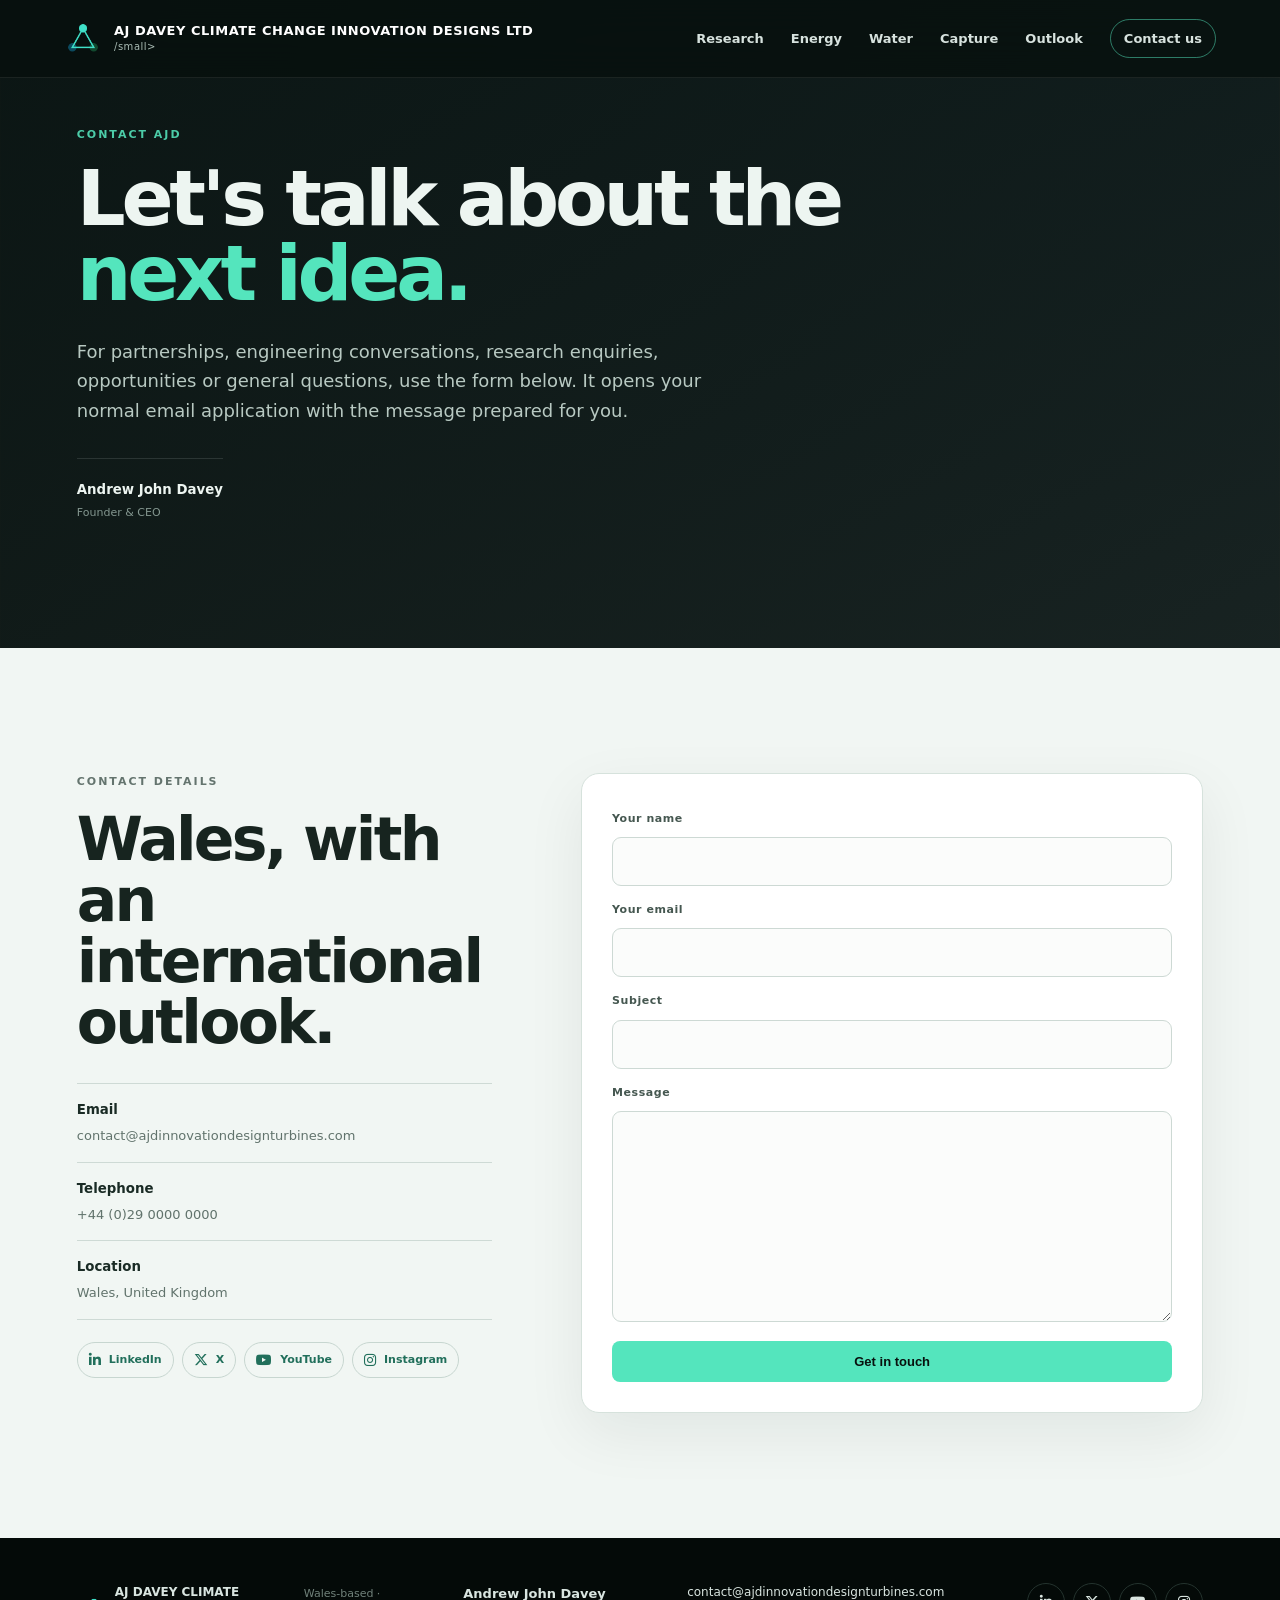
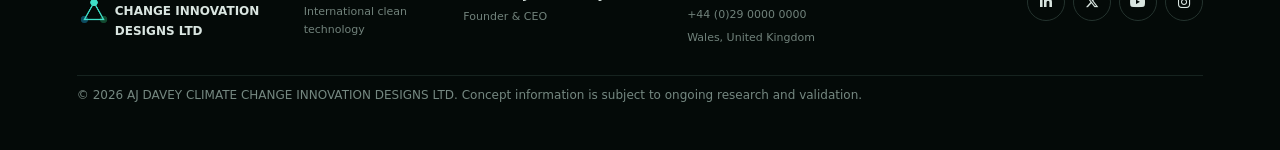
<file: contact.html>
<!doctype html>
<html lang="en-GB">
<head>
  <meta charset="utf-8">
  <meta name="viewport" content="width=device-width, initial-scale=1">
  <title>Contact Andrew John Davey | AJ DAVEY CLIMATE CHANGE INNOVATION DESIGNS LTD</title>
  <meta name="description" content="Contact Andrew John Davey and AJ DAVEY CLIMATE CHANGE INNOVATION DESIGNS LTD - Wales-based engineering and clean-technology company. Reach out for partnerships, research enquiries, and opportunities in clean energy, hydrogen, water purification, and carbon capture.">
  <meta name="keywords" content="contact Andrew John Davey, contact AJ DAVEY CLIMATE CHANGE INNOVATION DESIGNS LTD, Andrew Davey email, AJ DAVEY Wales contact, engineering partnerships Wales, clean technology contact, hydrogen research enquiries, water purification partnerships, carbon capture opportunities">
  <meta name="author" content="AJ DAVEY CLIMATE CHANGE INNOVATION DESIGNS LTD">
  <meta name="publisher" content="Andrew John Davey">
  <meta name="language" content="English">
  <meta name="revisit-after" content="7 days">
  <meta name="rating" content="general">
  <meta name="distribution" content="global">
  <meta name="target" content="all">
  <meta name="audience" content="all">
  <meta name="coverage" content="Worldwide">
  <meta name="classification" content="Clean Technology Contact, Engineering Partnerships, Renewable Energy">
  <link rel="author" href="https://YOUR-DOMAIN.example/contact.html">
  <meta name="robots" content="index, follow">
  <meta name="theme-color" content="#07100d">
  <meta name="geo.region" content="GB-WLS">
  <meta name="geo.placename" content="Wales">
  <meta name="geo.position" content="52.1307;-3.7837">
  <meta name="ICBM" content="52.1307, -3.7837">
  <meta property="business:contact_data:locality" content="Wales">
  <meta property="business:contact_data:country_name" content="United Kingdom">
  <meta property="business:contact_data:email" content="contact@ajdinnovationdesignturbines.com">
  <meta property="business:contact_data:phone_number" content="+442900000000">
  <link rel="icon" type="image/png" sizes="256x256" href="assets/ajd_logo.png">
  <link rel="shortcut icon" href="assets/ajd_logo.png">
  <link rel="apple-touch-icon" href="assets/ajd_logo.png">
  <link rel="author" type="text/plain" href="humans.txt">
  <link rel="stylesheet" href="https://cdnjs.cloudflare.com/ajax/libs/font-awesome/6.5.2/css/all.min.css">
  <link rel="canonical" href="https://YOUR-DOMAIN.example/contact.html">
  <meta property="og:type" content="website">
  <meta property="og:site_name" content="AJ DAVEY CLIMATE CHANGE INNOVATION DESIGNS LTD">
  <meta property="og:title" content="Contact Andrew John Davey | AJ DAVEY CLIMATE CHANGE INNOVATION DESIGNS LTD">
  <meta property="og:description" content="Get in touch with Andrew John Davey, Founder & CEO of AJ DAVEY CLIMATE CHANGE INNOVATION DESIGNS LTD in Wales. Partnerships, research enquiries, and clean technology opportunities.">
  <meta property="og:url" content="https://YOUR-DOMAIN.example/contact.html">
  <meta property="og:image" content="https://YOUR-DOMAIN.example/assets/ajd_logo.png">
  <meta property="og:image:width" content="1200">
  <meta property="og:image:height" content="630">
  <meta name="twitter:card" content="summary_large_image">
  <meta name="twitter:title" content="Contact Andrew John Davey | AJ DAVEY">
  <meta name="twitter:description" content="Get in touch with Andrew John Davey, Founder & CEO of AJ DAVEY CLIMATE CHANGE INNOVATION DESIGNS LTD in Wales.">
  <meta name="twitter:image" content="https://YOUR-DOMAIN.example/assets/ajd_logo.png">
  <meta name="twitter:creator" content="@AJDAVEY">
  <meta name="twitter:site" content="@AJDAVEY">
  <script type="application/ld+json">
  {
    "@context":"https://schema.org",
    "@graph":[
      {
        "@type":"ContactPage",
        "@id":"https://YOUR-DOMAIN.example/contact.html#webpage",
        "url":"https://YOUR-DOMAIN.example/contact.html",
        "name":"Contact Andrew John Davey | AJ DAVEY CLIMATE CHANGE INNOVATION DESIGNS LTD",
        "description":"Contact Andrew John Davey and AJ DAVEY CLIMATE CHANGE INNOVATION DESIGNS LTD for partnerships, research enquiries, and clean technology opportunities.",
        "about":{
          "@id":"https://YOUR-DOMAIN.example/#organization"
        },
        "inLanguage":"en-GB"
      },
      {
        "@type":"Organization",
        "@id":"https://YOUR-DOMAIN.example/#organization",
        "name":"AJ DAVEY CLIMATE CHANGE INNOVATION DESIGNS LTD",
        "url":"https://YOUR-DOMAIN.example/",
        "logo":"https://YOUR-DOMAIN.example/assets/ajd_logo.png",
        "founder":{
          "@type":"Person",
          "@id":"https://YOUR-DOMAIN.example/#founder",
          "name":"Andrew John Davey",
          "jobTitle":"Founder and Chief Executive Officer"
        },
        "contactPoint":{
          "@type":"ContactPoint",
          "telephone":"+44-29-0000-0000",
          "contactType":"Customer Service",
          "email":"contact@ajdinnovationdesignturbines.com",
          "areaServed":"Worldwide",
          "availableLanguage":"English",
          "contactOption":"TollFree"
        },
        "address":{
          "@type":"PostalAddress",
          "addressLocality":"Wales",
          "addressRegion":"Wales",
          "addressCountry":"GB"
        },
        "sameAs":[
          "https://example.com/ajd-linkedin",
          "https://example.com/ajd-x",
          "https://example.com/ajd-youtube",
          "https://example.com/ajd-instagram"
        ]
      },
      {
        "@type":"Person",
        "@id":"https://YOUR-DOMAIN.example/#founder",
        "name":"Andrew John Davey",
        "jobTitle":"Founder and Chief Executive Officer",
        "worksFor":{
          "@id":"https://YOUR-DOMAIN.example/#organization"
        },
        "email":"contact@ajdinnovationdesignturbines.com",
        "telephone":"+44-29-0000-0000",
        "address":{
          "@type":"PostalAddress",
          "addressLocality":"Wales",
          "addressCountry":"GB"
        }
      }
    ]
  }
  </script>
  <link rel="stylesheet" href="styles.css">
</head>
<body>
  <div class="progress" id="progress"></div>
  <header class="site-header">
    <a class="brand" href="index.html" aria-label="AJ DAVEY CLIMATE CHANGE INNOVATION DESIGNS LTD home">
      <img src="assets/ajd_logo.png" alt="AJ DAVEY CLIMATE CHANGE INNOVATION DESIGNS LTD logo">
      <span>AJ DAVEY CLIMATE CHANGE INNOVATION DESIGNS LTD<br><small>/small></span>
    </a>
    <button class="menu" aria-label="Open navigation" aria-expanded="false">Menu</button>
    <nav id="nav">
      <a href="index.html#research">Research</a>
      <a href="index.html#energy">Energy</a>
      <a href="index.html#water">Water</a>
      <a href="index.html#capture">Capture</a>
      <a href="index.html#future">Outlook</a>
      <a class="nav-cta" href="contact.html">Contact us</a>
    </nav>
  </header>

  <main>
    <section class="contact-hero section-pad">
      <div class="contact-intro reveal">
        <p class="eyebrow">CONTACT AJD</p>
        <h1>Let's talk about the <em>next idea.</em></h1>
        <p class="lede">For partnerships, engineering conversations, research enquiries, opportunities or general questions, use the form below. It opens your normal email application with the message prepared for you.</p>
        <div class="contact-person"><div><b>Andrew John Davey</b><span>Founder &amp; CEO</span></div></div>
      </div></div>
    </section>

    <section class="section-pad contact-section">
      <div class="contact-grid">
        <div class="contact-details reveal">
          <p class="eyebrow">CONTACT DETAILS</p>
          <h2>Wales, with an international outlook.</h2>
          <div class="detail-list">
            <a href="mailto:contact@ajdinnovationdesignturbines.com"><b>Email</b><span>contact@ajdinnovationdesignturbines.com</span></a>
            <a href="tel:+442900000000"><b>Telephone</b><span>+44 (0)29 0000 0000</span></a>
            <div><b>Location</b><span>Wales, United Kingdom</span></div>
          </div>
          <div class="contact-socials">
            <a href="https://example.com/ajd-linkedin" target="_blank" rel="noopener" aria-label="AJD LinkedIn placeholder"><i class="fa-brands fa-linkedin-in" aria-hidden="true"></i><span>LinkedIn</span></a>
            <a href="https://example.com/ajd-x" target="_blank" rel="noopener" aria-label="AJD X placeholder"><i class="fa-brands fa-x-twitter" aria-hidden="true"></i><span>X</span></a>
            <a href="https://example.com/ajd-youtube" target="_blank" rel="noopener" aria-label="AJD YouTube placeholder"><i class="fa-brands fa-youtube" aria-hidden="true"></i><span>YouTube</span></a>
            <a href="https://example.com/ajd-instagram" target="_blank" rel="noopener" aria-label="AJD Instagram placeholder"><i class="fa-brands fa-instagram" aria-hidden="true"></i><span>Instagram</span></a>
          </div>
        </div>

        <div class="contact-form-card reveal">
          <form id="contactForm" action="mailto:contact@ajdinnovationdesignturbines.com" method="post" enctype="text/plain">
            <label for="name">Your name</label>
            <input id="name" name="name" type="text" autocomplete="name" required>
            <label for="email">Your email</label>
            <input id="email" name="email" type="email" autocomplete="email" required>
            <label for="subject">Subject</label>
            <input id="subject" name="subject" type="text" required>
            <label for="message">Message</label>
            <textarea id="message" name="message" rows="8" required></textarea>
            <button class="button primary" type="submit">Get in touch</button>
          </form>
        </div>
      </div>
    </section>
  </main>

  <footer>
    <div class="footer-brand"><img src="assets/ajd_logo.png" alt="AJD logo"><div><strong>AJ DAVEY CLIMATE CHANGE INNOVATION DESIGNS LTD</strong><span>Wales-based · International clean technology</span></div></div>
    <div class="footer-founder"><b>Andrew John Davey</b><span>Founder &amp; CEO</span></div>
    <div class="footer-contact"><a href="mailto:contact@ajdinnovationdesignturbines.com">contact@ajdinnovationdesignturbines.com</a><span>+44 (0)29 0000 0000</span><span>Wales, United Kingdom</span></div>
    <div class="socials">
      <a href="https://example.com/ajd-linkedin" target="_blank" rel="noopener" aria-label="AJD LinkedIn placeholder"><i class="fa-brands fa-linkedin-in" aria-hidden="true"></i></a>
      <a href="https://example.com/ajd-x" target="_blank" rel="noopener" aria-label="AJD X placeholder"><i class="fa-brands fa-x-twitter" aria-hidden="true"></i></a>
      <a href="https://example.com/ajd-youtube" target="_blank" rel="noopener" aria-label="AJD YouTube placeholder"><i class="fa-brands fa-youtube" aria-hidden="true"></i></a>
      <a href="https://example.com/ajd-instagram" target="_blank" rel="noopener" aria-label="AJD Instagram placeholder"><i class="fa-brands fa-instagram" aria-hidden="true"></i></a>
    </div>
    <p class="footer-copy">© <span id="year"></span> AJ DAVEY CLIMATE CHANGE INNOVATION DESIGNS LTD. Concept information is subject to ongoing research and validation.</p>
  </footer>
  <script src="script.js"></script>
</body>
</html>
</file>
<file: styles.css>
:root{--bg:#07100d;--panel:#0d1915;--panel2:#101f1a;--text:#edf5f1;--muted:#aabbb4;--line:rgba(237,245,241,.12);--accent:#54e5bd;--accent2:#8ff3d5;--ink:#08110e;--max:1240px}
*{box-sizing:border-box}html{scroll-behavior:smooth}body{margin:0;background:#f2f6f4;color:var(--ink);font-family:Inter,ui-sans-serif,system-ui,-apple-system,BlinkMacSystemFont,"Segoe UI",sans-serif;line-height:1.65}body:before{content:"";position:fixed;inset:0;pointer-events:none;background-image:linear-gradient(rgba(0,0,0,.025) 1px,transparent 1px),linear-gradient(90deg,rgba(0,0,0,.025) 1px,transparent 1px);background-size:40px 40px;z-index:-1}.progress{position:fixed;top:0;left:0;width:0;height:3px;background:var(--accent);z-index:100}.site-header{height:78px;padding:0 5vw;display:flex;align-items:center;justify-content:space-between;position:fixed;top:0;left:0;right:0;z-index:50;background:rgba(7,16,13,.78);backdrop-filter:blur(18px);border-bottom:1px solid rgba(255,255,255,.08)}.brand{display:flex;align-items:center;gap:12px;color:white;text-decoration:none;font-size:13px;font-weight:800;letter-spacing:.04em;line-height:1.15}.brand img{width:38px;height:38px;object-fit:contain}.brand small{font-weight:500;color:#a9bbb4;font-size:10px}.site-header nav{display:flex;align-items:center;gap:27px}.site-header nav a{color:#d7e2de;text-decoration:none;font-size:13px;font-weight:650}.site-header nav a:hover{color:var(--accent)}.nav-cta{border:1px solid rgba(84,229,189,.5);padding:8px 13px;border-radius:999px}.menu{display:none;background:none;border:0;color:white;font-weight:700}.section-pad{padding:125px max(6vw,24px);position:relative}.hero{min-height:100vh;background:var(--bg);color:var(--text);display:grid;grid-template-columns:1.05fr .95fr;align-items:center;overflow:hidden;padding-top:140px}.hero:after{content:"";position:absolute;width:650px;height:650px;border-radius:50%;right:-280px;top:15%;background:radial-gradient(circle,rgba(84,229,189,.12),transparent 66%)}.hero-copy{max-width:730px;position:relative;z-index:2}.eyebrow{font-size:11px;letter-spacing:.18em;font-weight:850;color:#4ccca8;margin:0 0 17px}.hero h1{font-size:clamp(44px,6vw,84px);line-height:.98;letter-spacing:-.055em;margin:0 0 26px;max-width:850px}.hero h1 em{color:var(--accent);font-style:normal}.lede{font-size:18px;color:#b8c9c2;max-width:680px}.hero-actions{display:flex;gap:12px;margin-top:32px;flex-wrap:wrap}.button{display:inline-flex;padding:13px 18px;border-radius:8px;text-decoration:none;font-size:13px;font-weight:800}.primary{background:var(--accent);color:var(--ink)}.secondary{border:1px solid var(--line);color:white}.hero-note{margin-top:25px;font-size:12px;color:#849790;display:flex;align-items:center;gap:9px}.hero-note span{width:7px;height:7px;border-radius:50%;background:var(--accent);box-shadow:0 0 16px var(--accent)}.hero-art{height:650px;position:relative;display:grid;place-items:center}.hero-logo{width:min(320px,55%);z-index:3;filter:drop-shadow(0 0 35px rgba(84,229,189,.15))}.orb{position:absolute;width:480px;height:480px;border-radius:50%;border:1px solid rgba(84,229,189,.2);box-shadow:inset 0 0 90px rgba(84,229,189,.05),0 0 100px rgba(84,229,189,.06)}.orb:before,.orb:after{content:"";position:absolute;inset:10%;border:1px dashed rgba(84,229,189,.15);border-radius:50%;transform:rotate(30deg)}.orb:after{inset:22%;transform:rotate(-40deg)}.hero-grid{position:absolute;width:100%;height:100%;background:linear-gradient(90deg,transparent 49.8%,rgba(84,229,189,.12) 50%,transparent 50.2%),linear-gradient(transparent 49.8%,rgba(84,229,189,.12) 50%,transparent 50.2%);mask-image:radial-gradient(circle,black,transparent 70%);opacity:.45}.dark-section{background:var(--bg);color:var(--text)}.section-heading{max-width:850px;margin-bottom:55px}.section-heading h2,.project-copy h2{font-size:clamp(38px,5vw,65px);line-height:1.02;letter-spacing:-.045em;margin:0 0 20px}.section-heading p{color:var(--muted);font-size:17px;max-width:760px}.three-grid,.circular-grid{display:grid;grid-template-columns:repeat(3,1fr);gap:16px;max-width:var(--max);margin:auto}.feature-card{background:linear-gradient(145deg,var(--panel),#09130f);border:1px solid var(--line);padding:28px;border-radius:16px;min-height:220px}.feature-card h3{margin:38px 0 10px;font-size:22px}.feature-card p{color:var(--muted);font-size:14px}.card-number{color:var(--accent);font-size:11px;letter-spacing:.12em;font-weight:900}.project-section{display:grid;grid-template-columns:1fr 1fr;gap:7vw;max-width:1500px;margin:auto;align-items:center}.project-copy{max-width:680px}.project-intro{font-size:19px;color:#52635d}.fact-box{border-left:3px solid var(--accent);background:#e4eeea;padding:18px 20px;margin:30px 0}.fact-box strong{font-size:11px;letter-spacing:.12em;text-transform:uppercase}.fact-box p{margin:7px 0 0;color:#40524b;font-size:14px}.mini-specs{display:grid;grid-template-columns:repeat(3,1fr);gap:10px}.mini-specs div{padding:15px;border-top:1px solid #cbd7d2}.mini-specs b{display:block;font-size:13px}.mini-specs span{display:block;color:#687973;font-size:12px;margin-top:4px}.visual-stack{display:grid;gap:18px}.visual-stack figure,.water-visuals img,.turbine-row figure{margin:0}.visual-stack img{width:100%;border-radius:14px;background:#111;display:block}.visual-stack figcaption,.turbine-row figcaption{font-size:11px;color:#7c8b86;margin-top:7px}.water-section{overflow:hidden}.water-layout{display:grid;grid-template-columns:.9fr 1.1fr;gap:6vw;max-width:var(--max);margin:auto}.fact-box.dark{background:#0c1814}.fact-box.dark p{color:#aabbb4}.water-copy h3{font-size:25px;line-height:1.2}.water-copy>p{color:var(--muted)}.process{display:flex;align-items:center;gap:15px;margin-top:30px;color:#82958d;font-size:11px}.process span{border:1px solid var(--line);padding:13px 16px;border-radius:9px;min-width:90px}.process b{color:white;font-size:12px}.process i{font-style:normal;color:var(--accent)}.water-visuals{display:grid;gap:18px;align-content:center}.water-visuals img{width:100%;border-radius:14px;background:#111;display:block}.turbine-row{display:grid;grid-template-columns:1fr 1fr .7fr;gap:16px;max-width:var(--max);margin:65px auto 0}.turbine-row figure img{width:100%;height:270px;object-fit:cover;border-radius:14px;background:#161b19}.turbine-row .feature-card{min-height:270px}.capture-section{background:#f2f6f4}.capture-points{display:grid;grid-template-columns:repeat(3,1fr);gap:10px}.capture-points div{border-top:1px solid #ccd7d2;padding-top:12px}.capture-points b{display:block;color:#1a7d64;font-size:11px}.capture-points span{font-size:13px}.capture-art{height:480px;border-radius:22px;background:radial-gradient(circle at center,#17352b,#09130f 58%);position:relative;overflow:hidden;display:grid;place-items:center}.ring{position:absolute;width:320px;height:320px;border:1px solid rgba(84,229,189,.55);border-radius:50%;box-shadow:0 0 70px rgba(84,229,189,.08)}.ring:before{content:"";position:absolute;inset:28px;border:1px dashed rgba(84,229,189,.35);border-radius:50%}.r2{width:450px;height:450px;border-color:rgba(84,229,189,.15)}.center-node{width:130px;height:130px;border-radius:50%;display:grid;place-items:center;background:#0c1915;border:1px solid rgba(84,229,189,.5);color:var(--accent);font-weight:900;letter-spacing:.08em;text-align:center;z-index:2}.center-node small{font-size:8px;color:#9bb0a8}.circular-section{padding-bottom:130px}.icon{font-size:28px;color:var(--accent);font-weight:900}.ag-grid{display:grid;grid-template-columns:repeat(3,1fr);gap:16px;max-width:var(--max);margin:auto}.ag-card{background:white;border:1px solid #dce5e1;border-radius:16px;overflow:hidden;padding-bottom:20px}.ag-card img{width:100%;height:150px;object-fit:contain;padding:25px}.ag-card h3,.ag-card p{padding:0 22px}.ag-card p{color:#62736d;font-size:14px}.future-section{padding-bottom:160px}.future-grid{display:grid;grid-template-columns:repeat(4,1fr);gap:12px;max-width:var(--max);margin:auto}.future-item{border-top:1px solid var(--line);padding-top:20px}.future-item img{width:48px;height:48px;object-fit:contain;display:block;margin-bottom:20px}.future-item b{display:block}.future-item span{display:block;color:var(--muted);font-size:13px;margin-top:5px}.fact-section{max-width:1500px;margin:auto}.fact-table{border-top:1px solid #bfcac5}.fact-row{display:grid;grid-template-columns:.75fr 1.25fr;gap:35px;padding:22px 0;border-bottom:1px solid #d5dfdb;font-size:14px}.fact-row.head{font-size:10px;text-transform:uppercase;letter-spacing:.13em;font-weight:900;color:#71817b}.fact-row span:last-child{color:#4f625b}.sources{margin-top:60px;border-top:1px solid #c8d3ce;padding-top:25px}.sources h3{margin:0}.sources p{color:#62736d;font-size:14px}.source-links{display:flex;gap:10px;flex-wrap:wrap}.source-links a{color:#126b55;font-size:12px;font-weight:750;text-decoration:none;border:1px solid #cbd8d3;border-radius:999px;padding:7px 10px}.source-links a:hover{border-color:#63bca5}footer{background:#040a08;color:#d9e5e0;padding:45px 6vw;display:flex;align-items:center;justify-content:space-between;gap:25px;flex-wrap:wrap;font-size:12px}footer div{display:flex;align-items:center;gap:10px}footer img{width:34px;height:34px}footer p,footer span{color:#758881;margin:0}.reveal{opacity:0;transform:translateY(20px);transition:opacity .7s ease,transform .7s ease}.reveal.visible{opacity:1;transform:none}@media(max-width:900px){.site-header nav{display:none;position:absolute;top:78px;left:0;right:0;background:#07100d;padding:20px 6vw;flex-direction:column;align-items:flex-start}.site-header nav.open{display:flex}.menu{display:block}.hero,.project-section,.water-layout{grid-template-columns:1fr}.hero{padding-top:125px}.hero-art{height:430px;order:-1}.hero h1{font-size:52px}.three-grid,.circular-grid,.ag-grid{grid-template-columns:1fr}.turbine-row{grid-template-columns:1fr}.future-grid{grid-template-columns:1fr 1fr}.fact-row{grid-template-columns:1fr;gap:7px}.capture-art{height:360px}.mini-specs{grid-template-columns:1fr}.section-pad{padding-left:24px;padding-right:24px}}@media(max-width:520px){.hero h1{font-size:43px}.lede{font-size:16px}.future-grid{grid-template-columns:1fr}.hero-art{height:330px}.orb{width:300px;height:300px}.hero-logo{width:170px}}

/* Wales / international expansion */
.hero{background-color:var(--bg);background-image:linear-gradient(135deg,rgba(7,16,13,.97),rgba(7,16,13,.93)),url('assets/image1.jpeg');background-size:cover;background-position:center}
.research-feature{max-width:var(--max);margin:0 auto 20px;display:grid;grid-template-columns:1.15fr .85fr;gap:0;border:1px solid var(--line);border-radius:18px;overflow:hidden;background:#0a1511}
.research-image{min-height:340px;background:#f4f7f6;display:grid;place-items:center;overflow:hidden}
.research-image img{width:100%;height:100%;object-fit:cover;display:block}
.research-copy{padding:42px;display:flex;flex-direction:column;justify-content:center}
.research-copy h3{font-size:34px;margin:15px 0 12px}
.research-copy p{color:var(--muted);max-width:550px}
.tag-row,.global-pills{display:flex;flex-wrap:wrap;gap:8px;margin-top:18px}
.tag-row span,.global-pills span{border:1px solid var(--line);border-radius:999px;padding:7px 10px;font-size:11px;color:#b9c9c3}
.global-section{max-width:1500px;margin:auto;display:grid;grid-template-columns:.9fr 1.1fr;gap:5vw;align-items:center;background:#f4f7f5}
.global-copy{max-width:720px}
.global-copy h2{font-size:clamp(38px,5vw,65px);line-height:1.02;letter-spacing:-.045em;margin:0 0 20px;color:#13211d}
.global-copy>p{font-size:17px;line-height:1.7;color:#53645e}
.global-visual{border-radius:22px;overflow:hidden;background:#fff;box-shadow:0 25px 70px rgba(8,25,18,.08)}
.global-visual img{display:block;width:100%;height:100%;object-fit:contain;max-height:500px}
.water-detail{max-width:var(--max);margin:20px auto 0;display:flex;align-items:center;gap:10px;color:#71847b;font-size:11px}
.micro-visual{width:10px;height:10px;object-fit:contain}
.capture-art{background:radial-gradient(circle at center,#17352b,#09130f 58%);display:flex;align-items:center;justify-content:center}
.capture-car{position:absolute;width:190px;height:130px;object-fit:contain;left:9%;bottom:8%;z-index:3;filter:drop-shadow(0 12px 25px rgba(0,0,0,.25))}
.capture-recycle{position:absolute;width:115px;height:115px;object-fit:contain;right:8%;top:8%;z-index:3;opacity:.88}
.ag-card .ag-icon{width:58px;height:58px;object-fit:contain;margin:0 22px 10px;padding:0}
.asset-accent-row{height:1px;display:flex;gap:7px;justify-content:flex-end;overflow:hidden;opacity:.01}
.asset-accent-row img{width:7px;height:7px;object-fit:contain}
.future-item{position:relative}
.future-item .future-icon-large{width:50px;height:50px;object-fit:contain;display:block;margin:-66px 0 20px 58px;opacity:.48}
.verification-section{background:#eef4f1;max-width:none}
.verification-section .section-heading,.source-grid,.verification-note{max-width:var(--max);margin-left:auto;margin-right:auto}
.source-grid{display:grid;grid-template-columns:repeat(3,1fr);gap:14px}
.source-card{background:#fff;border:1px solid #d9e4df;border-radius:16px;padding:24px;min-height:215px;display:flex;flex-direction:column}
.source-card>span{font-size:10px;letter-spacing:.15em;font-weight:900;color:#23836b}
.source-card h3{margin:10px 0 8px;font-size:21px}
.source-card p{color:#667770;font-size:13px;line-height:1.6;margin:0 0 15px}
.source-card a{color:#176e58;text-decoration:none;font-size:12px;font-weight:800;margin-top:auto;padding-top:8px}
.source-card a+a{margin-top:0}
.verification-note{margin-top:18px;padding:16px 18px;border-left:3px solid #2e987d;background:#fff;color:#52645d;font-size:13px}
footer{align-items:start;display:grid;grid-template-columns:minmax(250px,1.5fr) minmax(150px,.8fr) minmax(270px,1.25fr) auto;gap:28px 38px}
.footer-brand,.footer-founder,.footer-contact{display:flex;flex-direction:column;align-items:flex-start;gap:4px}
.footer-brand{flex-direction:row;align-items:center}
.footer-brand span,.footer-founder span,.footer-contact span{font-size:11px;color:#71827b}
.footer-contact a{color:#d9e5e0;text-decoration:none;font-size:12px}
.footer-founder b{font-size:13px}
.socials{display:flex;align-items:center;justify-content:flex-start;gap:8px!important;flex-wrap:wrap}
.socials a{display:inline-flex;align-items:center;justify-content:center;width:38px;height:38px;padding:0;border:1px solid #24332e;border-radius:999px;color:#d9e5e0;text-decoration:none;font-size:14px;font-weight:800;line-height:1;transition:border-color .2s ease,color .2s ease,transform .2s ease}
.socials a:hover{border-color:var(--accent);color:var(--accent);transform:translateY(-2px)}
.socials a:focus-visible,.contact-socials a:focus-visible,.footer-contact a:focus-visible{outline:2px solid var(--accent);outline-offset:3px}
.footer-copy{grid-column:1 / -1;width:100%;padding-top:10px;border-top:1px solid #16231f}

/* Contact page */
.contact-hero{min-height:82vh;display:grid;grid-template-columns:1fr 1fr;gap:7vw;align-items:center;background:var(--bg);color:var(--text);background-image:linear-gradient(135deg,rgba(7,16,13,.97),rgba(7,16,13,.91)),url('assets/image1.jpeg');background-size:cover;background-position:center}
.contact-intro{max-width:700px}
.contact-intro h1{font-size:clamp(50px,6vw,82px);line-height:.98;letter-spacing:-.055em;margin:0 0 25px}
.contact-intro h1 em{font-style:normal;color:var(--accent)}
.contact-person{display:flex;align-items:center;gap:13px;margin-top:32px;padding-top:20px;border-top:1px solid var(--line);width:max-content;max-width:100%}
.contact-person img{width:44px;height:44px;object-fit:contain}
.contact-person b,.contact-person span{display:block}
.contact-person span{font-size:11px;color:#849790;margin-top:3px}
.contact-visual{height:540px;border-radius:22px;overflow:hidden;position:relative;background:#111;display:grid;place-items:center;border:1px solid var(--line)}
.contact-visual>img{width:100%;height:100%;object-fit:cover;opacity:.72}
.contact-glow{position:absolute;inset:0;background:radial-gradient(circle at center,transparent 10%,rgba(7,16,13,.2) 55%,rgba(7,16,13,.75) 100%)}
.contact-section{background:#f1f6f3}
.contact-grid{max-width:var(--max);margin:auto;display:grid;grid-template-columns:.8fr 1.2fr;gap:7vw;align-items:start}
.contact-details h2{font-size:clamp(38px,5vw,60px);line-height:1.02;letter-spacing:-.045em;margin:0 0 18px;color:#17241f}
.contact-details>p{color:#64746e;line-height:1.7}
.detail-list{margin-top:30px;border-top:1px solid #cedad5}
.detail-list>a,.detail-list>div{display:block;padding:15px 0;border-bottom:1px solid #cedad5;text-decoration:none;color:#1a2b25}
.detail-list b,.detail-list span{display:block}
.detail-list span{font-size:13px;color:#61736c;margin-top:4px}
.contact-socials{display:flex;flex-wrap:wrap;gap:8px;margin-top:22px}
.contact-socials a{border:1px solid #c7d6d0;color:#216f5b;text-decoration:none;border-radius:999px;padding:8px 11px;font-size:11px;font-weight:800}
.contact-form-card{background:#fff;border:1px solid #d6e2dc;border-radius:18px;padding:30px;box-shadow:0 20px 60px rgba(13,31,23,.07)}
.contact-form-card form{display:grid;gap:9px}
.contact-form-card label{font-size:11px;letter-spacing:.05em;font-weight:850;color:#455750;margin-top:6px}
.contact-form-card input,.contact-form-card textarea{width:100%;box-sizing:border-box;border:1px solid #cdd9d4;background:#fbfcfb;border-radius:9px;padding:12px 13px;font:inherit;font-size:14px;color:#1c2925;outline:none}
.contact-form-card input:focus,.contact-form-card textarea:focus{border-color:#56b59c;box-shadow:0 0 0 3px rgba(86,181,156,.12)}
.contact-form-card textarea{resize:vertical;min-height:170px}
.contact-form-card .button{border:0;cursor:pointer;justify-content:center;margin-top:10px}
.form-note{font-size:11px;color:#7a8983;line-height:1.5;margin:3px 0 0}

@media(max-width:900px){
  .research-feature,.global-section,.contact-hero,.contact-grid{grid-template-columns:1fr}
  .research-image{min-height:250px}
  .global-section{gap:28px}
  .contact-hero{padding-top:125px}
  .contact-visual{height:380px;order:-1}
  .source-grid{grid-template-columns:1fr}
  footer{grid-template-columns:1fr 1fr;gap:24px}
  .footer-brand,.footer-founder,.footer-contact,.socials{width:100%}
  .footer-brand{grid-column:1 / -1}
  .footer-contact{grid-column:1 / -1}
}
@media(max-width:520px){
  .research-copy{padding:27px}
  .contact-form-card{padding:20px}
  .capture-car{width:135px;left:2%}
  .capture-recycle{width:90px;right:2%}
}


/* Visual refinements */
.research-feature{grid-template-columns:.42fr 1fr;min-height:245px}
.research-image{min-height:245px;background:transparent;padding:24px 30px}
.research-image img{width:min(190px,100%);height:205px;object-fit:contain}
.research-copy{padding:34px 42px}
.research-mark{width:42px;height:42px;margin-bottom:12px;display:flex;align-items:center;justify-content:center}
.research-mark img{width:42px;height:42px;object-fit:contain;opacity:.78}
.global-visual{background:transparent;box-shadow:none;display:flex;justify-content:center;align-items:center;padding:10px}
.global-visual img{width:min(100%,560px);height:460px;object-fit:contain}
.capture-art{background:radial-gradient(circle at center,#17352b,#09130f 58%)}
.capture-car,.capture-recycle{filter:drop-shadow(0 12px 25px rgba(0,0,0,.25))}
.ag-card>img:first-child{height:230px;padding:18px 28px;object-fit:contain}
.ag-card .ag-icon{width:58px;height:58px;object-fit:contain;margin:0 22px 10px;padding:0}
.ag-markers{max-width:var(--max);margin:22px auto 0;display:flex;justify-content:flex-end;gap:10px;align-items:center}
.ag-markers span{width:34px;height:34px;border:1px solid rgba(104,126,116,.18);border-radius:8px;display:grid;place-items:center;background:rgba(255,255,255,.55)}
.ag-markers img{max-width:22px;max-height:22px;object-fit:contain}
.contact-hero{grid-template-columns:1fr;min-height:72vh}
.contact-intro{max-width:820px}
.contact-socials a{display:inline-flex;align-items:center;gap:8px}
.contact-socials i{font-size:14px}
.visual-archive-section,.visual-archive{display:none!important}
@media(max-width:900px){
  .research-feature{grid-template-columns:1fr}
  .research-image{min-height:190px;padding:22px}
  .research-image img{height:165px}
  .research-copy{padding:28px}
  .global-visual img{height:360px}
  .ag-card>img:first-child{height:210px}
}
@media(max-width:520px){
  .research-feature{min-height:0}
  .research-image{min-height:150px}
  .research-image img{height:130px;width:150px}
  .research-copy{padding:24px}
  .global-visual img{height:300px}
  .ag-card>img:first-child{height:190px}
}


/* Final commercial polish */
.global-section{grid-template-columns:.88fr 1.12fr;gap:4.5vw;overflow:hidden}
.global-copy{max-width:720px}
.global-visual{min-height:360px;padding:0;background:transparent;border-radius:0;box-shadow:none;overflow:visible}
.global-visual img{display:block;width:min(100%,620px);height:auto;max-height:none;margin:0 auto;object-fit:contain}
footer{grid-template-columns:minmax(260px,1.5fr) minmax(150px,.8fr) minmax(290px,1.3fr) auto;align-items:start}
footer .socials{display:flex;align-items:center;justify-content:flex-start;gap:8px;flex-wrap:wrap}
footer .socials a{display:inline-flex;align-items:center;justify-content:center;flex:0 0 38px;width:38px;height:38px;min-width:38px;padding:0;line-height:1}
footer .socials i{display:block;font-size:14px;line-height:1}
@media(max-width:900px){
  .global-section{gap:24px}
  .global-visual{min-height:0}
  .global-visual img{width:min(100%,560px)}
  footer{grid-template-columns:1fr 1fr;gap:24px}
}
@media(max-width:520px){
  .global-visual img{width:min(100%,500px)}
  footer{grid-template-columns:1fr;gap:18px}
  .footer-brand,.footer-founder,.footer-contact,.socials{width:100%}
  .footer-brand,.footer-founder,.footer-contact{grid-column:auto}
}

/* Soil enrichment image */
.ag-card .soil-image{height:330px}
@media(max-width:900px){.ag-card .soil-image{height:300px}}
@media(max-width:520px){.ag-card .soil-image{height:270px}}

/* SEO: Visually hidden utility class for semantic headings */
.visually-hidden {
  position: absolute;
  width: 1px;
  height: 1px;
  padding: 0;
  margin: -1px;
  overflow: hidden;
  clip: rect(0, 0, 0, 0);
  white-space: nowrap;
  border-width: 0;
}
</file>
